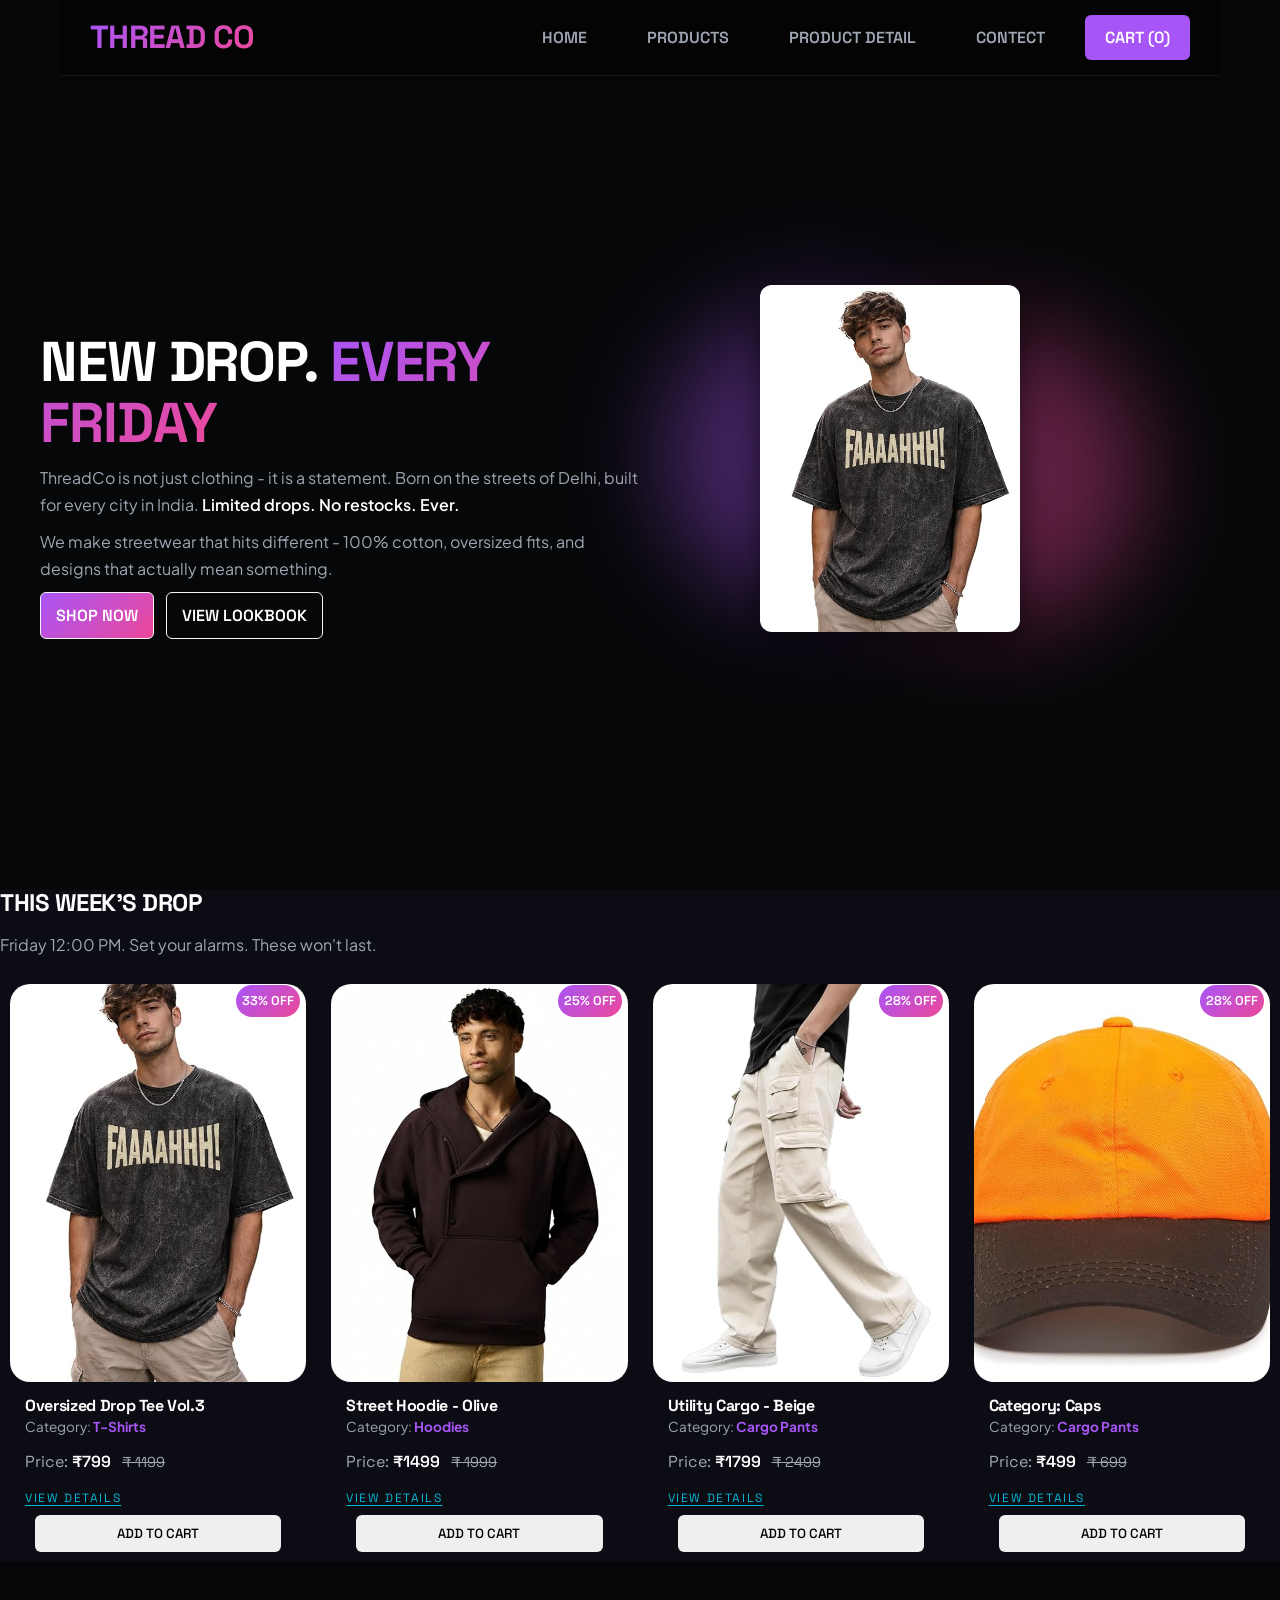
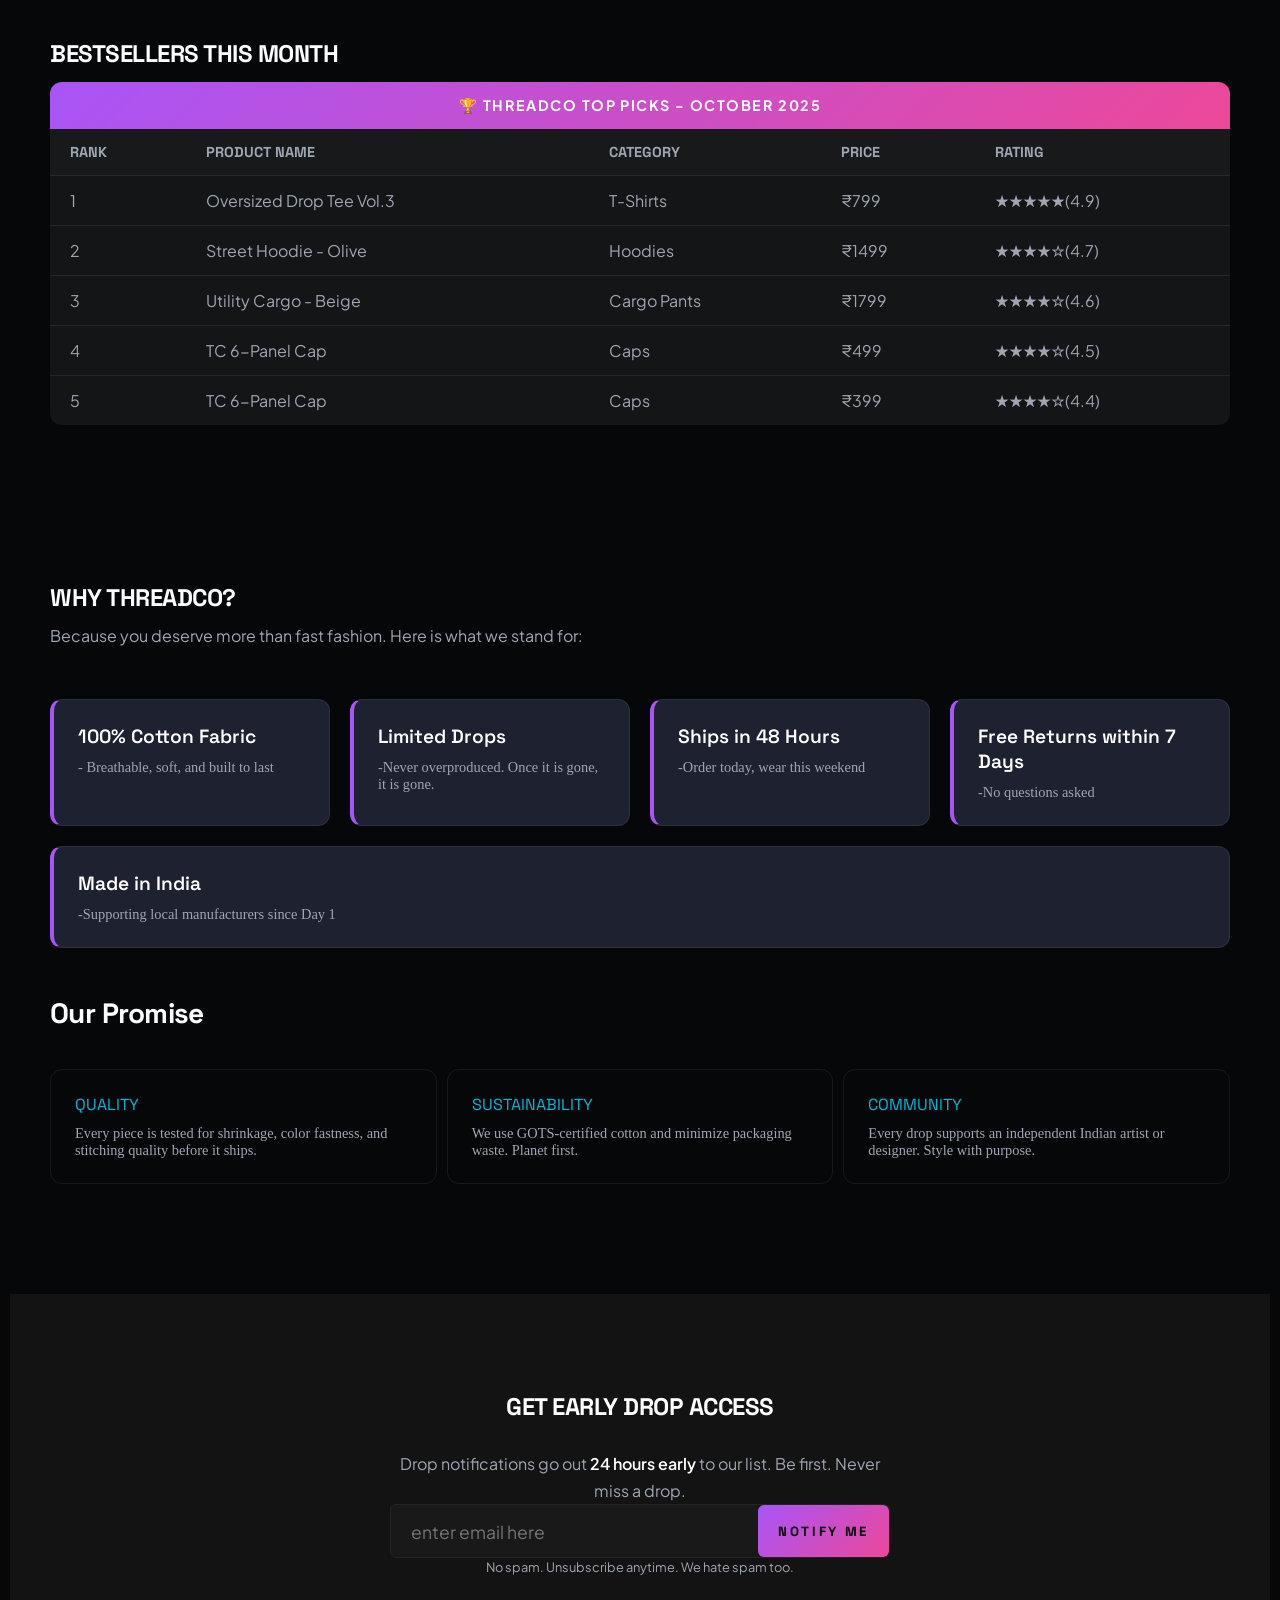
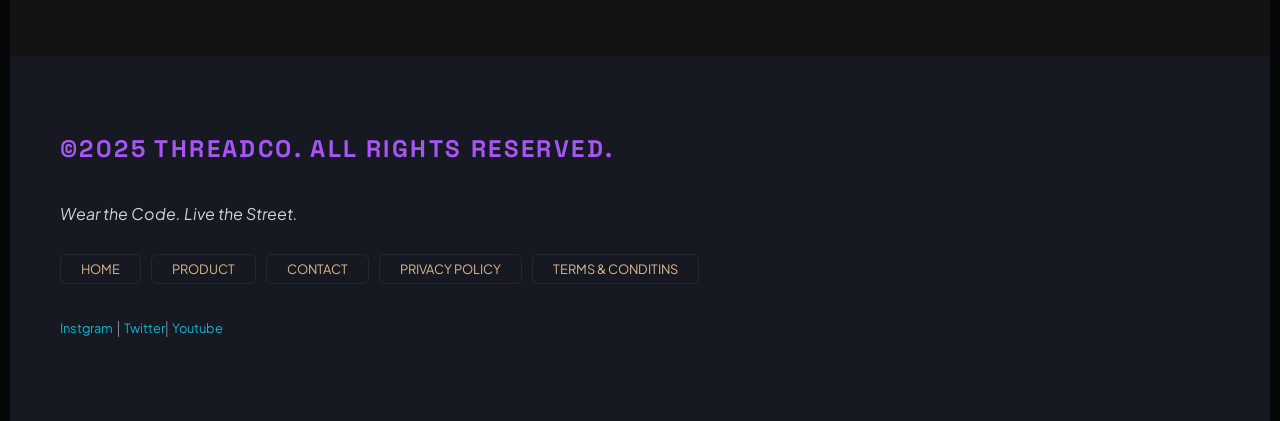
<file: index.html>
<!DOCTYPE html>
<html lang="en">
<head>
    <meta charset="UTF-8">
    <meta name="viewport" content="width=device-width, initial-scale=1.0">
    <title> Thredco - the Catalogue </title>
    <link rel="stylesheet" href="sty.css">
    
    
  
</head>
<body>
    <header>
        <h1>Thread Co</h1>
        <!-- <p><em>Were the code live the street.</em></p> -->
     <nav>
        <ul>
            <li><a href="index.html">Home</a></li>
            <li><a href="Products.html">Products</a></li>
            <li ><a href="ProductDetail.html">Product Detail</a></li>
            <li><a href="Contectus.html">Contect</a></li>
            <li id="hii"><a href="Add to Cart">Cart (0)</a></li>
        </ul>
      </nav>
    </header>
    <main>
        <section id="hero">
          
           <div class="left-hero">
             <h2>New Drop. <span id="gradient-text">Every Friday</span>
                </h2>
            <p>ThreadCo is not just clothing - it is a statement. Born on the streets of Delhi, built for every city in India. <strong>Limited drops. No restocks. Ever.</strong></p>
            <p>We make streetwear that hits different - 100% cotton, oversized fits, and designs that actually mean something.</p>
            <div id="cta"> 
                 <a href="Products.html" class="btn1">Shop Now </a> 
        
             <a href="Products.html" class="btn2">View Lookbook</a>
            </div>
          
            </div> 
            <div class="right-hero">
                  <div class="glow  orb1"></div>
                    <div class="glow orb2"></div>
                    <div class="right-hero-image"> <img src="img/product 1.jpg" alt=""></div>
               
            </div>
             
          
        </section>

        <section id="week-drop">
            <h2>This Week's Drop</h2>
            <p>Friday 12:00 PM. Set your alarms. These won't last.</p>

        
         <div class="cards">

             <article >
                <figure>
                    <img src="img/product 1.jpg" alt="">
                    <figcaption>
                        Oversized Drop Tee Vol.3
                    </figcaption>
                </figure>
                <h3>Oversized Drop Tee Vol.3</h3>
                <p>Category: <span>T-Shirts</span></p>
                <p>Price: <strong>&#8377;799 
                </strong><s>&#8377; 1199</s></p>
                <p><mark>33% OFF</mark></p>
            
                
                <a href="">View Details</a>
                <button >Add to Cart</button>
            </article>
        

    
            

            <article >
                <figure>
                    <img src="img/product 2.jpg" alt="">
                    <figcaption>
                        Street Hoodie - Olive
                    </figcaption>
                </figure>
                <h3>Street Hoodie - Olive</h3>
                <p>Category: <span>Hoodies</span></p>
                <p>Price: <strong>&#8377;1499 
                </strong><s>&#8377; 1999</s></p>
                <p><mark>25% OFF</mark></p>
            
                <a href="">View Details</a>
                <button >Add to Cart</button>

            </article>

        



                <article >
                <figure>
                    <img src="img/product 3.jpg" alt="">
                    <figcaption>
                        Utility Cargo - Beige

                    </figcaption>
                </figure>
                <h3>Utility Cargo - Beige</h3>
                <p>Category: <span>Cargo Pants</span></p>
                <p>Price: <strong>&#8377;1799 
                </strong><s>&#8377; 2499</s></p>
               <p> <mark>28% OFF</mark></p>
        
                <a href="">View Details</a>
                <button >Add to Cart</button>

            </article>
          
             

                <article>
                <figure>
                    <img src="img/product 4.jpg" alt="">
                    <figcaption>
                        TC 6-Panel Cap
                    </figcaption>
                </figure>
                <h3>Category: Caps</h3>
                <p>Category: <span>Cargo Pants</span></p>
                <p>Price: <strong>&#8377;499 
                </strong><s>&#8377; 699</s></p>
                <p><mark>28% OFF</mark></p>
                
    
                <a href="">View Details</a>
                <button >Add to Cart</button>

            </article>

    </div>

        </section>
           

        
        <section class="best-sellers" id="best-sellers-this">
            <h2>Bestsellers This Month</h2>
            <div class="table-scroll">
            <table>
             <thead>
                <tr>
                    <th colspan="5" id="sk">&#127942;
                 ThreadCo Top Picks - October 2025
                    </th>
                    
                </tr>
                <tr>
                    <th>Rank</th>
                    <th>Product Name</th>
                    <th>Category</th>
                    <th>Price</th>
                    <th>Rating</th>
                </tr>
            </thead>
                <tbody>
                <tr>
                    <td>1</td>
                    <td>Oversized Drop Tee Vol.3</td>
                    <td>T-Shirts</td>
                    <td>&#8377;799</td>
                    <td>&#9733;&#9733;&#9733;&#9733;&#9733;(4.9)</td>
                </tr>
                <tr>
                    <td>2</td>
                    <td>Street Hoodie - Olive</td>
                    <td>Hoodies</td>
                    <td>&#8377;1499</td>
                    <td>&#9733;&#9733;&#9733;&#9733;&#9734;(4.7)</td>
                </tr>
                <tr>
                    <td>3</td>
                    <td>	Utility Cargo - Beige</td>
                    <td>Cargo Pants</td>
                    <td>&#8377;1799</td>
                    <td>&#9733;&#9733;&#9733;&#9733;&#9734;(4.6)</td>
                </tr>
                <tr>
                    <td>4</td>
                    <td>TC 6-Panel Cap</td>
                    <td>Caps</td>
                    <td>&#8377;499</td>
                    <td>&#9733;&#9733;&#9733;&#9733;&#9734;(4.5)</td>
                </tr>
                <tr>
                    <td>5</td>
                    <td>TC 6-Panel Cap</td>
                    <td>Caps</td>
                    <td>&#8377;399</td>
                    <td>&#9733;&#9733;&#9733;&#9733;&#9734;(4.4)</td>
                </tr>
                </tbody>
            </table>
            </div>

        </section>
        <section id="why-threadco">
            <h2>Why ThreadCo?</h2>
            <p>Because you deserve more than fast fashion. Here is what we stand for:</p>
            <ul>
                <li><strong>100% Cotton Fabric</strong> - Breathable, soft, and built to last</li>
                <li><strong>Limited Drops </strong> -Never overproduced. Once it is gone, it is gone.</li>
                <li><strong>Ships in 48 Hours </strong> -Order today, wear this weekend</li>
                <li><strong>Free Returns within 7 Days </strong> -No questions asked</li>
                <li><strong>Made in India </strong> -Supporting local manufacturers since Day 1</li>
            </ul>
                <h3>Our Promise</h3>
                <dl >
                    <section>
                         <dt>Quality </dt>
                        <dd>
                            Every piece is tested for shrinkage, color fastness, and stitching quality before it ships.
                        </dd>
                    </section>
                    <section>

                    
                        <dt>Sustainability </dt>
                    <dd>
                        We use GOTS-certified cotton and minimize packaging waste. Planet first.
                    </dd>
                    </section>
                    <section>
                         
                   
                    <dt>Community </dt>
                     <dd>Every drop supports an independent Indian artist or designer. Style with purpose.

                     </dd>
                    </section>
                   
                   
                   
                   

                </dl>
            
        </section>
        <section id="get-early">
            <h2>Get Early Drop Access</h2>
            <p>Drop notifications go out <strong>24 hours early</strong>  to our list. Be first. Never miss a drop.</p>
            <form action="">
                <!-- <label for="email">Your Email:</label> -->
                <input type="email" id="email" placeholder="enter email here">
                <button type="button">Notify Me</button><br>
                 </form>
                <small>No spam. Unsubscribe anytime. We hate spam too.</small>
           

        </section>

    </main>
    <footer id="footer">
        <h3>&copy;2025 ThreadCo. All rights reserved.</h3>
        <em>Wear the Code. Live the Street.</em>
        <nav>
        <ul>
            <li><a href="index.html">Home</a></li>
            <li><a href="ProductDetail.html">Product</a></li>
            <li><a href="Contectus.html">Contact</a></li>
            <li><a href="Privicy Policy">Privacy policy</a></li>
            <li><a href="Terms & Condition">Terms & Conditins</a></li>
        </ul>
        </nav>
        <p><a href="">Instgram</a> | <a href="">Twitter</a>| <a href="">Youtube</a></p>
    </footer>
</body>
</html>
</file>
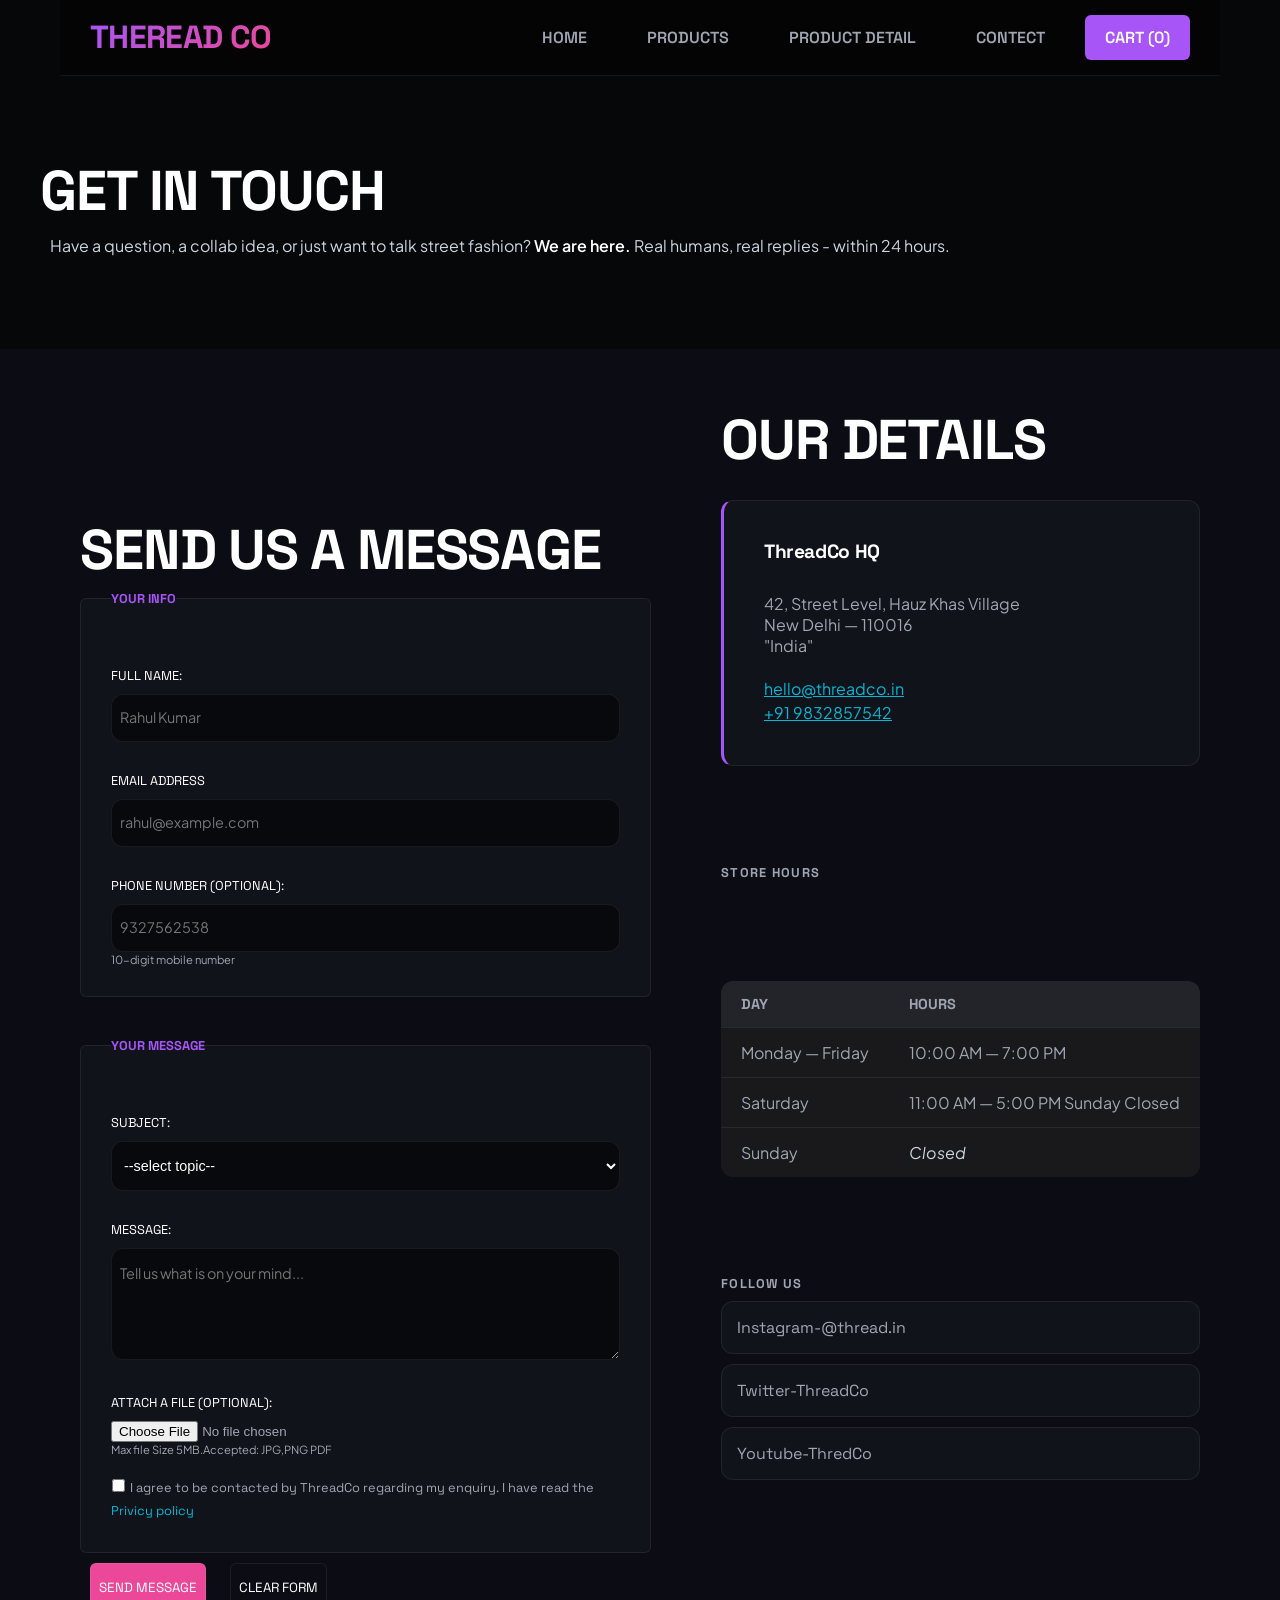
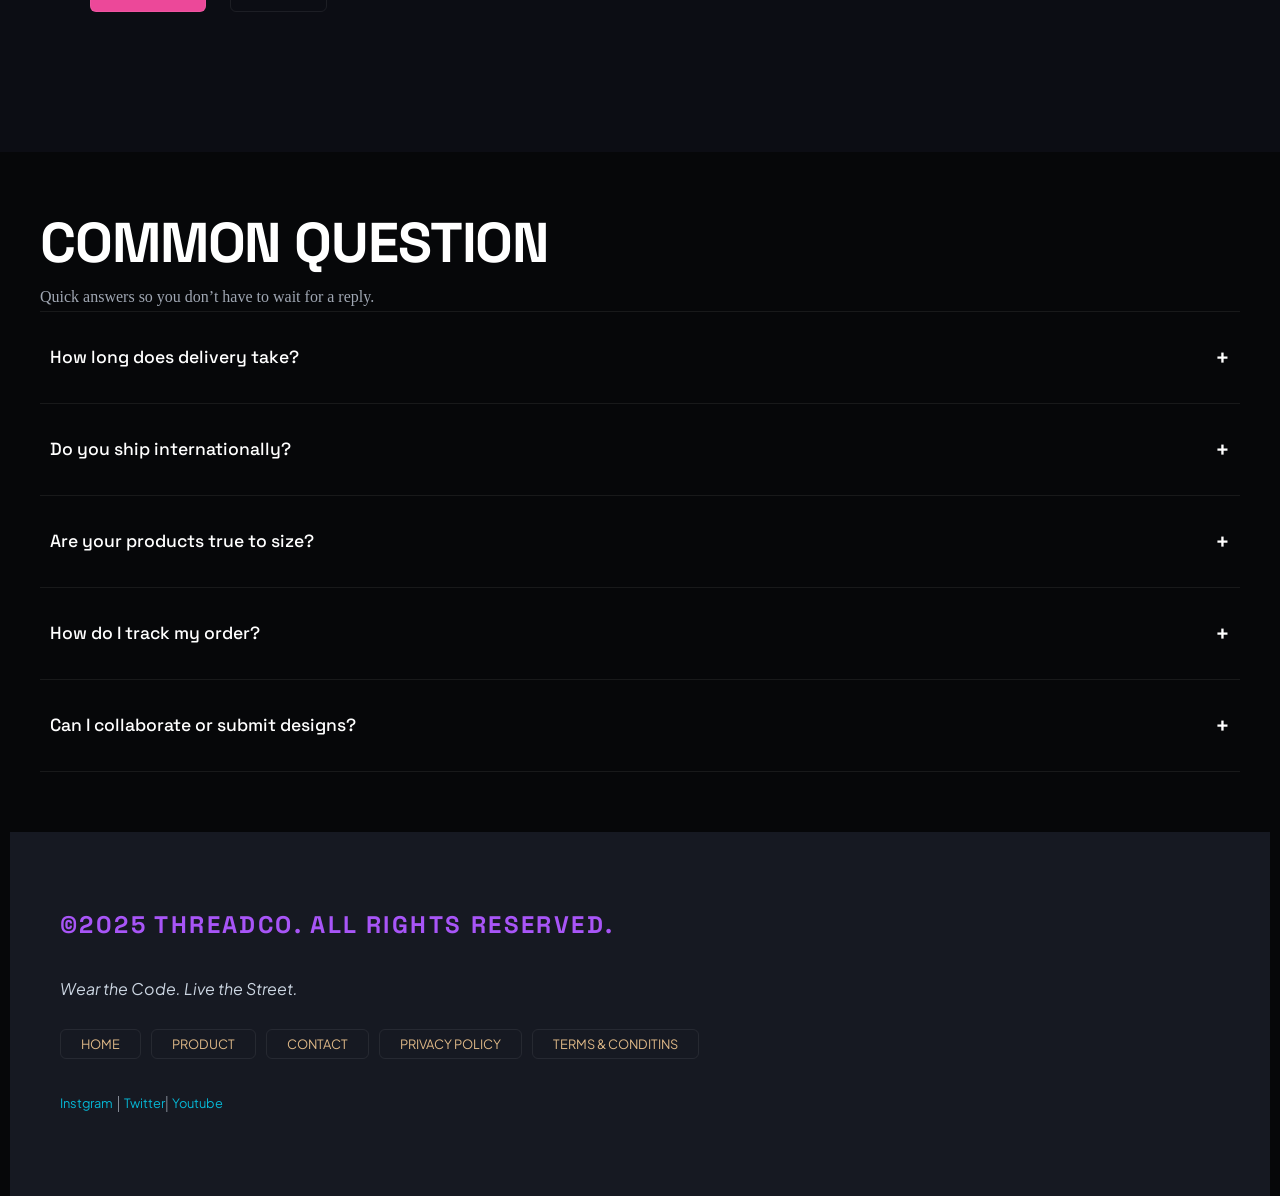
<file: Contectus.html>
<!DOCTYPE html>
<html lang="en">
<head>
    <meta charset="UTF-8">
    <meta name="viewport" content="width=device-width, initial-scale=1.0">
    <title>Contect i thredcode</title>
    <link rel="stylesheet" href="sty.css">
  
</head>
<body>
     <header>
        <h1>Theread Co</h1>
        <nav>
        <ul>
            <li><a href="">Home</a></li>
            <li><a href="Products.html">Products</a></li>
            <li ><a href="">Product Detail</a></li>
            <li><a href="Contectus.html">Contect</a></li>
            <li><a href="">Cart (0)</a></li>
        </ul>
        </nav>
    </header>
    <main>
        <div >
            <section id="get-touch">
            <h2>Get In Touch</h2>
            <p>Have a question, a collab idea, or just want to talk street fashion? <strong>We are here.</strong> Real humans, real replies - within 24 hours.</p>
            </section>

        <div class="our-detail">

                
             <section class="send-us">
            <h2>Send US a Message</h2>
            <form action="">
                <fieldset class="fieldset-first">
                    <legend>Your Info</legend>
                
                <label for="text">Full Name:</label>
                <input type="text" placeholder="Rahul Kumar" id="text">
                <label for="email">Email Address </label>
                <input type="email" id="email" placeholder="rahul@example.com">
                <label for="tel">Phone Number (optional):</label>
                <input type="tel" id="tel" placeholder="9327562538">
                <small>10-digit mobile number</small>
                </fieldset>

                <fieldset class="fieldset-second">
                    <legend>Your Message</legend>

                    <label for="ps">Subject:</label>
                    <select name="" id="ps">
                        <option value="">--select topic--</option>
                        <option value="">Order issue</option>
                        <option value="">Return/Refund</option>
                        <option value="">Colabratiion/partnership </option>
                        <option value="">Wholesale Enquiry</option>
                        <option value="">General Query</option>
                    </select>

                    <label for="tx">Message:</label>
                    <textarea name="" id="tx" placeholder="Tell us what is on your mind..." rows="5"></textarea>
                    <br>
                    <label for="file">Attach a File (optional):</label>
                    <input type="file" name="" id="file">
                    <small> Max file Size 5MB.Accepted: JPG,PNG PDF</small>
                    <div class="check">
                        
                    <input type="checkbox">
                    <p>I agree to be contacted by ThreadCo regarding my enquiry. I have read the
                    <a href="">Privicy policy</a></p>
                    </div>

                </fieldset>
               
                <button type="submit" class="gray">Send Message</button>
                <button type="reset">Clear Form</button>
                

            </form>
    
        
            </section>

           <section class="our-details">
    
            <h2>Our Details</h2>

          
            <address>
            <strong><h3>ThreadCo HQ</h3></strong>
            <br>
            42, Street Level, Hauz Khas Village
            <br>
            New Delhi — 110016
            <br>
            "India"
           
            <br>
            <br>
            <a href="mailto:hello@threadco.in">hello@threadco.in</a><br>
            <a href="tel:+91 9832857542">+91 9832857542</a>
             </address>

          <div >
             <h3>Store Hours</h3>
        

         <div class="table-scroll"> 
            <table>
                <thead>
                <tr>
                    <th>Day</th>
                    <th>Hours</th>
                </tr>
                </thead>
                <tbody>
                <tr>
                     <td>Monday — Friday	</td>
                    <td>10:00 AM — 7:00 PM</td>
                </tr>
                <tr>
                     <td>Saturday</td>
                    <td>11:00 AM — 5:00 PM
                        Sunday	Closed</td>
                </tr>
                <tr>
                     <td>Sunday</td>
                    <td><em>Closed</em></td>
                </tr>
                </tbody>
            </table>
            </div> 
          

        </div>
        

            <div class="fox">
    
            <h3>Follow Us</h3>
         <ul>
                <li><a href="mailto:Instagram-@thread.in">Instagram-@thread.in</a></li>
                <li><a href="mailto:Twitter-ThreadCo">Twitter-ThreadCo</a></li>
                <li><a href="mailto:Youtube-ThredCo">Youtube-ThredCo</a></li>
           </ul>

           </div>
        </div>
               
        
            <section id="Quick-open">
            <h2>Common question</h2>
            <p>Quick answers so you don’t have to wait for a reply.</p>
            <details>
                <summary>How long does delivery take?</summary>
                <p>We ship within 48 hours of order confirmation. Standard delivery takes 3—5 business days across India. Express delivery (1—2 days) is available at checkout for select pin codes.</p>
            </details>
            <details>
                <summary>Do you ship internationally?</summary>
                <p>Not yet — but we're working on it. International shipping is planned for early 2026. Sign up for our newsletter to get notified first.</p>
            </details>
            <details>
                <summary>
                    Are your products true to size?
                </summary>
                <p>ThreadCo tees and hoodies are oversized by design. If you prefer a more fitted look, we recommend a sizing down. Check the <a href="">Size Guide</a> on any product page for exact measurements.

                How do I track my order?</p>
            </details>
            <details>
                <summary>How do I track my order?</summary>
                <p>Once your order ships, you will receive a tracking link via SMS and email. You can also track your order by entering your order ID on our <a href="">Order Tracking page</a>.</p>
            </details>
            <details>
                <summary>Can I collaborate or submit designs?</summary>
                <p>Absolutely. ThreadCo works with independent Indian artists on every drop. If you have a design concept or want to collab, reach out via the form above and select “Collaboration / Partnership” as the subject. We read every single message.</p>
            </details>
            
            </section>
            
          

    </main>

       
             <footer id="footer">
        <h3>&copy;2025 ThreadCo. All rights reserved.</h3>
        <em>Wear the Code. Live the Street.</em>
        <nav>
        <ul>
            <li><a href="index.html">Home</a></li>
            <li><a href="ProductDetail.html">Product</a></li>
            <li><a href="Contectus.html">Contact</a></li>
            <li><a href="Privicy Policy">Privacy policy</a></li>
            <li><a href="Terms & Condition">Terms & Conditins</a></li>
        </ul>
        </nav>
        <p><a href="">Instgram</a> | <a href="">Twitter</a>| <a href="">Youtube</a></p>
             </footer>

    
</body>
</html>
</file>
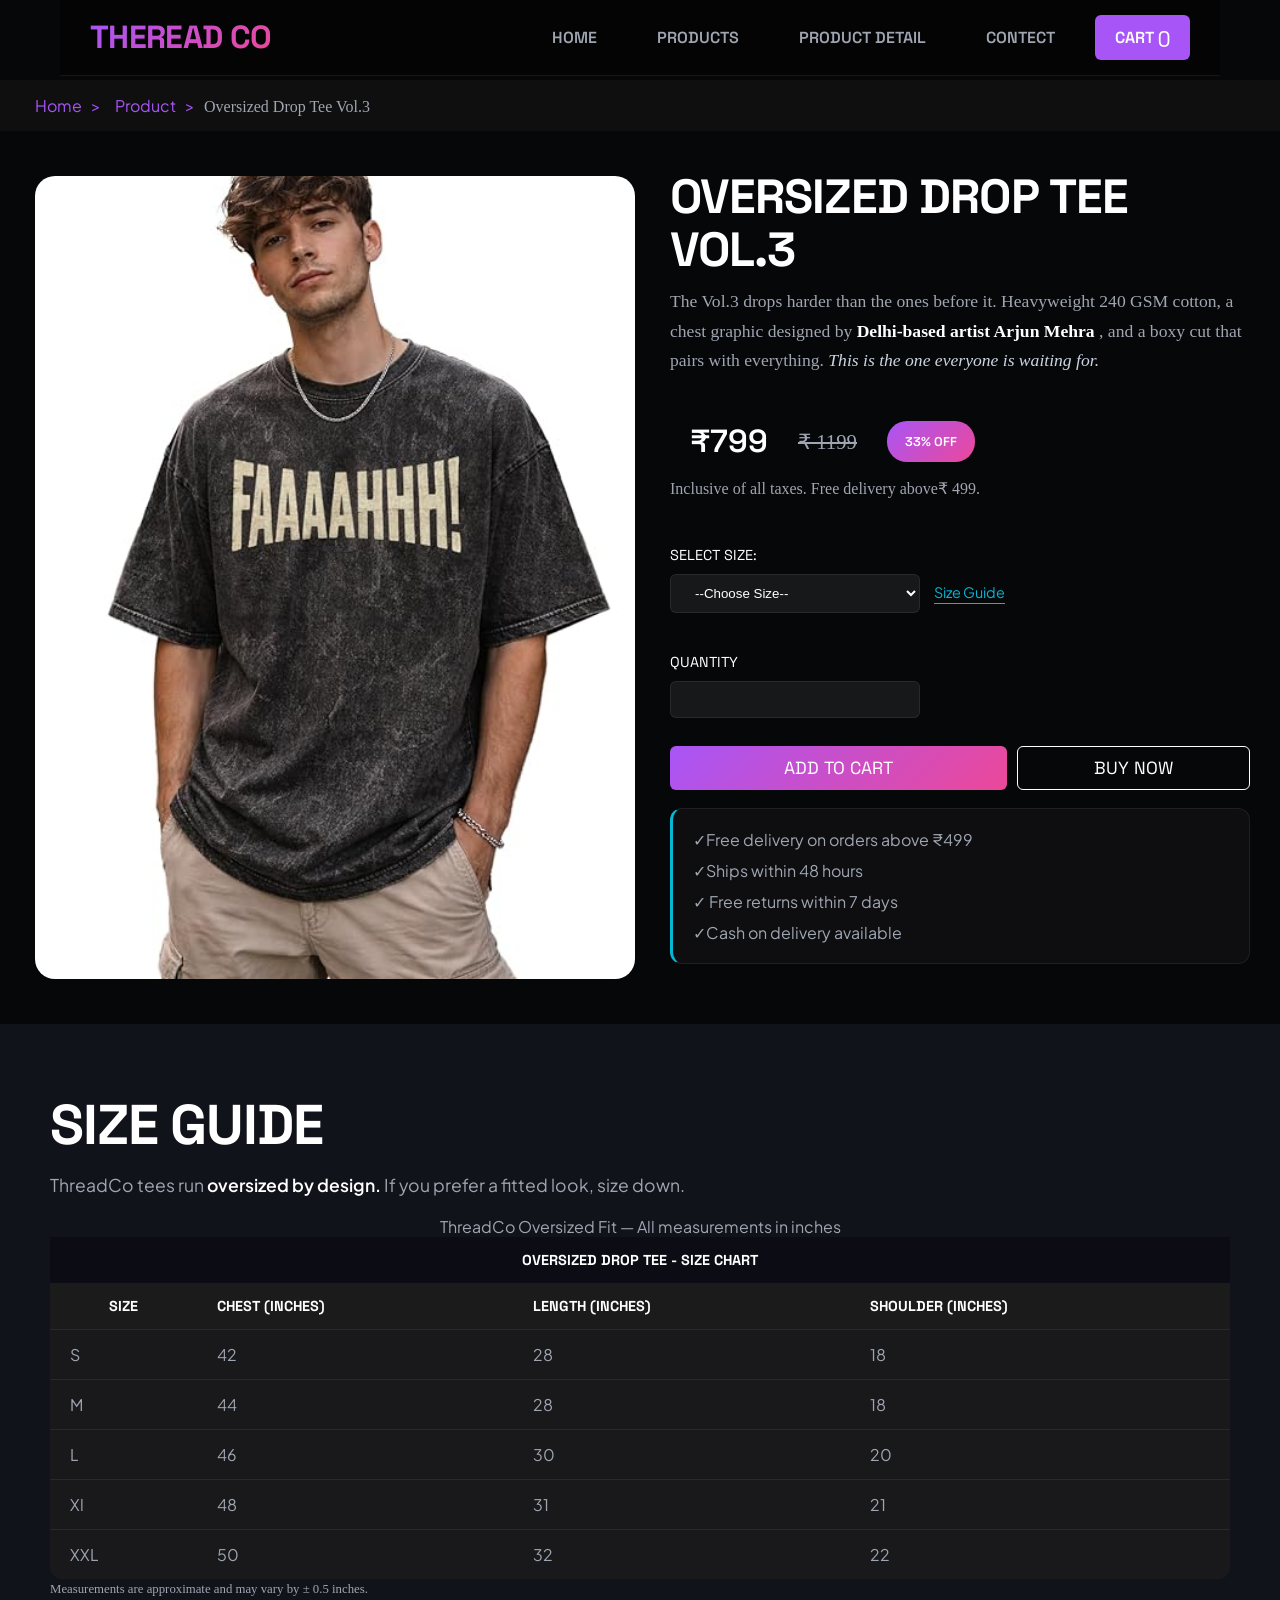
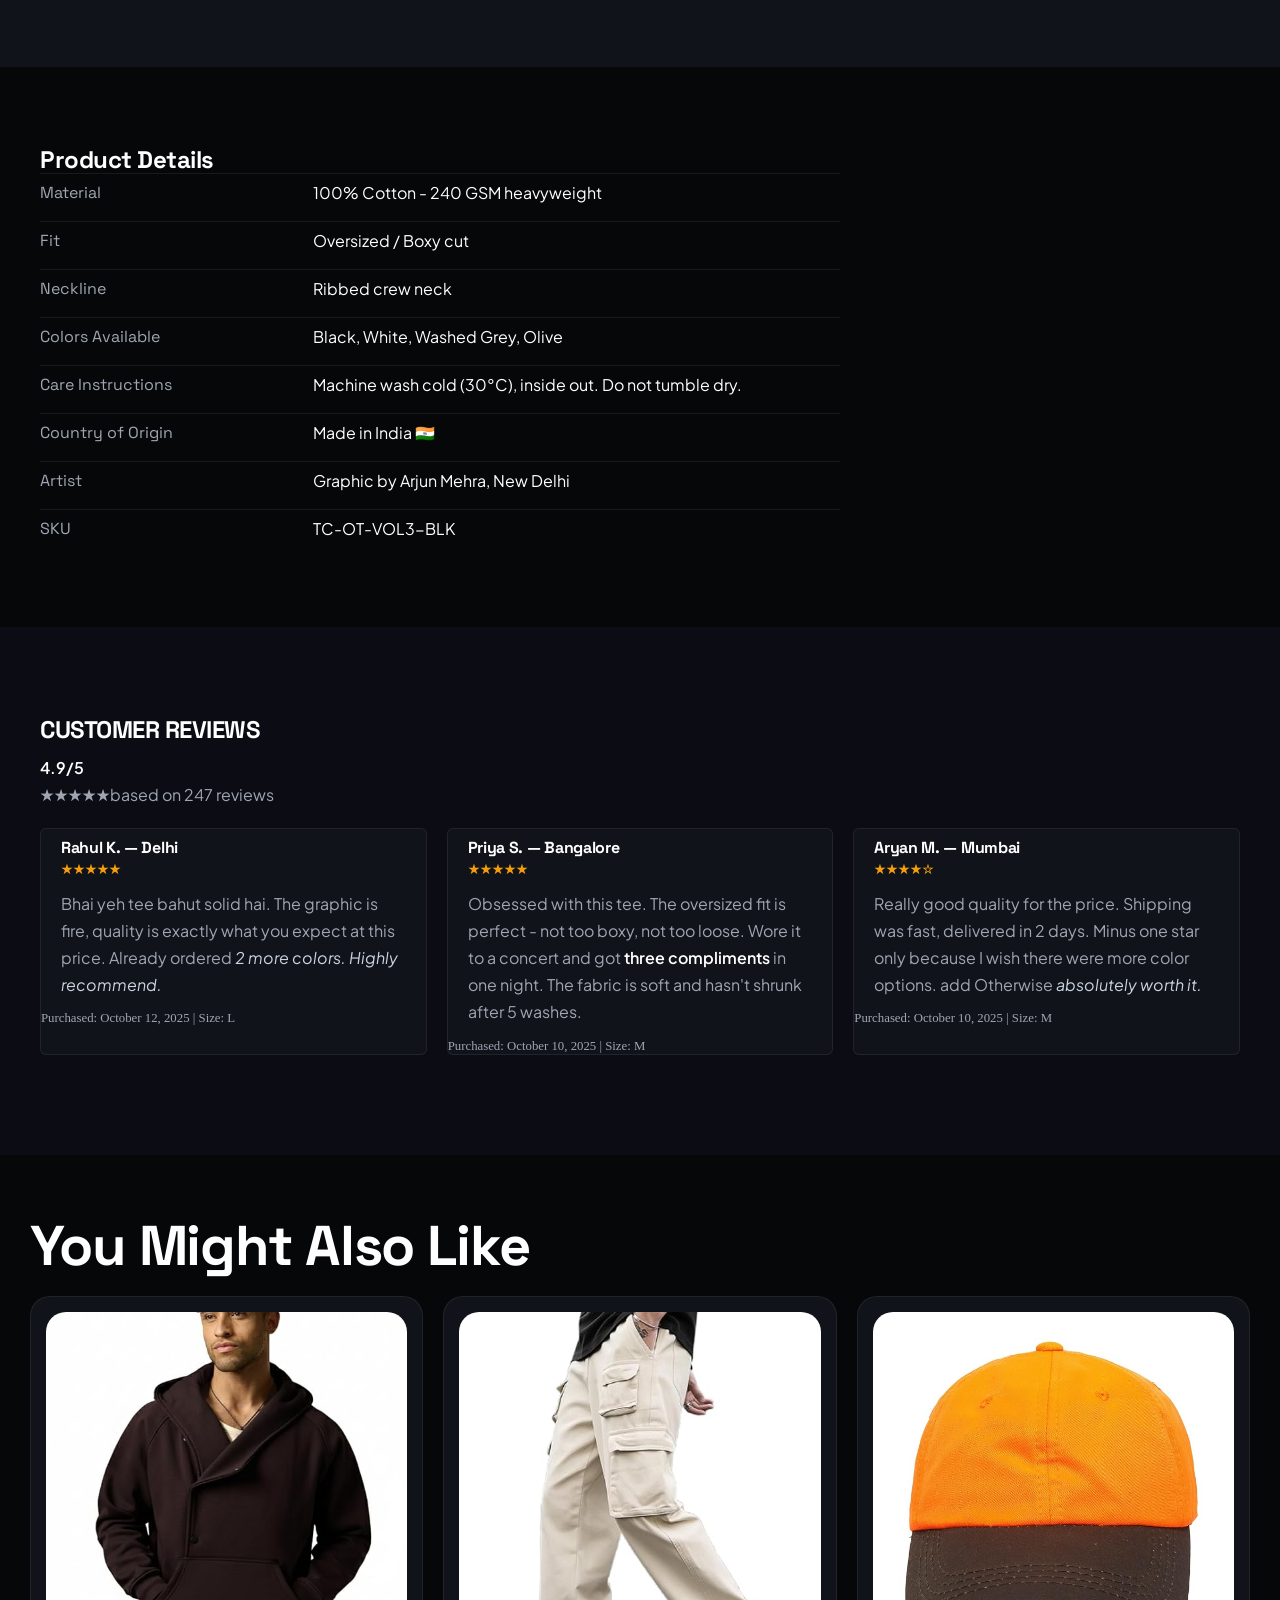
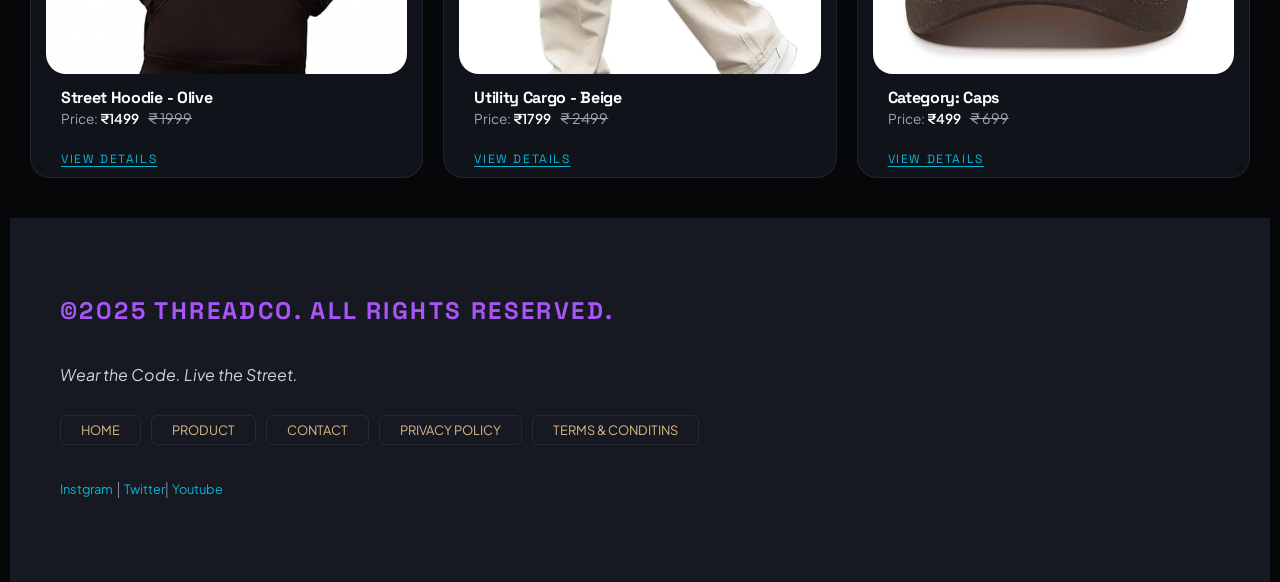
<file: ProductDetail.html>
<!doctype html>
<html lang="en">
  <head>
    <meta charset="UTF-8" />
    <meta name="viewport" content="width=device-width, initial-scale=1.0" />
    <title>ThreadCo - The Catalogue</title>
    <link rel="stylesheet" href="sty.css" />
  </head>
  <body>
    <header>
      <h1>Theread Co</h1>

      <nav>
        <ul>
          <li><a href="index.html">Home</a></li>
          <li><a href="#Products.html">Products</a></li>
          <li><a href="ProductDetail.html">Product Detail</a></li>
          <li><a href="Contectus.html">Contect</a></li>
          <li><a href="Add to Cart">Cart ()</a></li>
        </ul>
      </nav>
    </header>
    <main>
      <nav aria-level="breadcrumb">
        <a href="index.html">Home &nbsp; ></a>
        <a href="Products.html">Product &nbsp; ></a>
        <span>Oversized Drop Tee Vol.3</span>
      </nav>

      <section id="product-detailp">
        <figure>
          <img src="img/product 1.jpg" alt="" />
          <figcaption>Oversized Drop Tee Vol.3</figcaption>
        </figure>

        <div>
          <h3>Oversized Drop Tee Vol.3</h3>
          <p>
            The Vol.3 drops harder than the ones before it. Heavyweight 240 GSM
            cotton, a chest graphic designed by
            <strong>Delhi-based artist Arjun Mehra</strong> , and a boxy cut
            that pairs with everything.
            <em>This is the one everyone is waiting for.</em>
          </p>
          <br />
          <p>
            <strong>&#8377;799 </strong>
            <s>&#8377; 1199</s>
            <mark>33% OFF</mark>
          </p>

          <small>Inclusive of all taxes. Free delivery above&#8377; 499.</small>
          <br />
          <br />
          <label for="ss">SELECT SIZE:</label>
          <select name="" id="ss">
            <option value="">--Choose Size--</option>
            <option value="">S</option>
            <option value="">M</option>
            <option value="">L</option>
            <option value="">XL</option>
            <option value="">XXL</option>
          </select>

          <a href="#Size">Size Guide</a>

          <label for="qn">Quantity</label>
          <input type="Number" min="1" max="10" /><br /><br />

          <div class="btns">
            <button type="submit">Add to Cart</button>
            <button type="submit">Buy Now</button>
          </div>
          <br />
          <ul>
            <li>&#10003;Free delivery on orders above &#8377;499</li>
            <li>&#10003;Ships within 48 hours</li>
            <li>&#10003; Free returns within 7 days</li>
            <li>&#10003;Cash on delivery available</li>
          </ul>
        </div>
      </section>

      <section id="Size-chart" class="best-sellers-compar">
        <h2>Size Guide</h2>
        <p>
          ThreadCo tees run <strong>oversized by design.</strong> If you prefer
          a fitted look, size down.
        </p>
       <div class="table-scroll"> 
          <table>
            <caption>
              ThreadCo Oversized Fit — All measurements in inches
            </caption>
            <tr>
              <th colspan="4">Oversized Drop Tee - Size Chart</th>
            </tr>
            <tr>
              <th>Size</th>
              <th>Chest (inches)</th>
              <th>Length (inches)</th>
              <th>Shoulder (inches)</th>
            </tr>
            <tr>
              <td>S</td>
              <td>42</td>
              <td>28</td>
              <td>18</td>
            </tr>
            <tr>
              <td>M</td>
              <td>44</td>
              <td>28</td>
              <td>18</td>
            </tr>
            <tr>
              <td>L</td>
              <td>46</td>
              <td>30</td>
              <td>20</td>
            </tr>
            <tr>
              <td>Xl</td>
              <td>48</td>
              <td>31</td>
              <td>21</td>
            </tr>
            <tr>
              <td>XXL</td>
              <td>50</td>
              <td>32</td>
              <td>22</td>
            </tr>
          </table>
          </div>
    
        <small
          >Measurements are approximate and may vary by &#177; 0.5
          inches.</small
        >
      </section>

      <section id="products-dl">
        <h2>Product Details</h2>
        <dl>
          <div>
            <dt>Material</dt>
            <dd>100% Cotton - 240 GSM heavyweight</dd>
          </div>
          <div>
            <dt>Fit</dt>
            <dd>Oversized / Boxy cut</dd>
          </div>
          <div>
            <dt>Neckline</dt>
            <dd>Ribbed crew neck</dd>
          </div>

          <div>
            <dt>Colors Available</dt>
            <dd>Black, White, Washed Grey, Olive</dd>
          </div>
          <div>
            <dt>Care Instructions</dt>
            <dd>Machine wash cold (30°C), inside out. Do not tumble dry.</dd>
          </div>
          <div>
            <dt>Country of Origin</dt>
            <dd>Made in India 🇮🇳</dd>
          </div>
          <div>
            <dt>Artist</dt>
            <dd>Graphic by Arjun Mehra, New Delhi</dd>
          </div>
          <div>
            <dt>SKU</dt>
            <dd>TC-OT-VOL3-BLK</dd>
          </div>
        </dl>
      </section>

      <section id="Customer-reviews">
        <h2>Customer Reviews</h2>
        <p>
          <strong>4.9/5</strong>
        </p>
        <p>&#9733;&#9733;&#9733;&#9733;&#9733;based on 247 reviews</p>

        <div class="Customer-reviews-div">
          <article>
            <h3>Rahul K. — Delhi</h3>
            <p>&#9733;&#9733;&#9733;&#9733;&#9733;</p>

            <p>
              Bhai yeh tee bahut solid hai. The graphic is fire, quality is
              exactly what you expect at this price. Already ordered
              <em>2 more colors. Highly recommend.</em>
            </p>
            <small>Purchased: October 12, 2025 | Size: L</small>
          </article>
          <article>
            <h3>Priya S. — Bangalore</h3>
            <p>&#9733;&#9733;&#9733;&#9733;&#9733;</p>
            <p>
              Obsessed with this tee. The oversized fit is perfect - not too
              boxy, not too loose. Wore it to a concert and got
              <strong>three compliments </strong>in one night. The fabric is
              soft and hasn't shrunk after 5 washes.
            </p>
            <small>Purchased: October 10, 2025 | Size: M</small>
          </article>
          <article>
            <h3>Aryan M. — Mumbai</h3>
            <p>&#9733;&#9733;&#9733;&#9733;&#9734;</p>
            <p>
              Really good quality for the price. Shipping was fast, delivered in
              2 days. Minus one star only because I wish there were more color
              options. add Otherwise <em> absolutely worth it.</em>
            </p>
            <small>Purchased: October 10, 2025 | Size: M</small>
          </article>
        </div>
      </section>
      <section class="might">
        <h2>You Might Also Like</h2>
        <div class="also-might">
          <article>
            <figure>
              <img src="img/product 2.jpg" alt="" />
              <figcaption>Street Hoodie - Olive</figcaption>
            </figure>
            <h3>Street Hoodie - Olive</h3>

            <p>Price: <strong>&#8377;1499 </strong><s>&#8377; 1999</s></p>

            <br />
            <a href="ProductDetail.html">View Details</a>
          </article>

          <article>
            <figure>
              <img src="img/product 3.jpg" alt="" />
              <figcaption>Utility Cargo - Beige</figcaption>
            </figure>
            <h3>Utility Cargo - Beige</h3>

            <p>Price: <strong>&#8377;1799 </strong><s>&#8377; 2499</s></p>

            <br />
            <a href="ProductDetail.html">View Details</a>
          </article>

          <article>
            <figure>
              <img src="img/product 4.jpg" alt="" />
              <figcaption>TC 6-Panel Cap - black</figcaption>
            </figure>
            <h3>Category: Caps</h3>

            <p>Price: <strong>&#8377;499 </strong><s>&#8377; 699</s></p>

            <br />

            <a href="ProductDetail.html">View Details</a>
          </article>
        </div>
      </section>
    </main>
    <footer id="footer">
      <h3>&copy;2025 ThreadCo. All rights reserved.</h3>
      <em>Wear the Code. Live the Street.</em>
      <nav>
        <ul>
          <li><a href="index.html">Home</a></li>
          <li><a href="ProductDetail.html">Product</a></li>
          <li><a href="Contectus.html">Contact</a></li>
          <li><a href="Privicy Policy">Privacy policy</a></li>
          <li><a href="Terms & Condition">Terms & Conditins</a></li>
        </ul>
      </nav>
      <p>
        <a href="">Instgram</a> | <a href="">Twitter</a>| <a href="">Youtube</a>
      </p>
    </footer>
  </body>
</html>
</file>
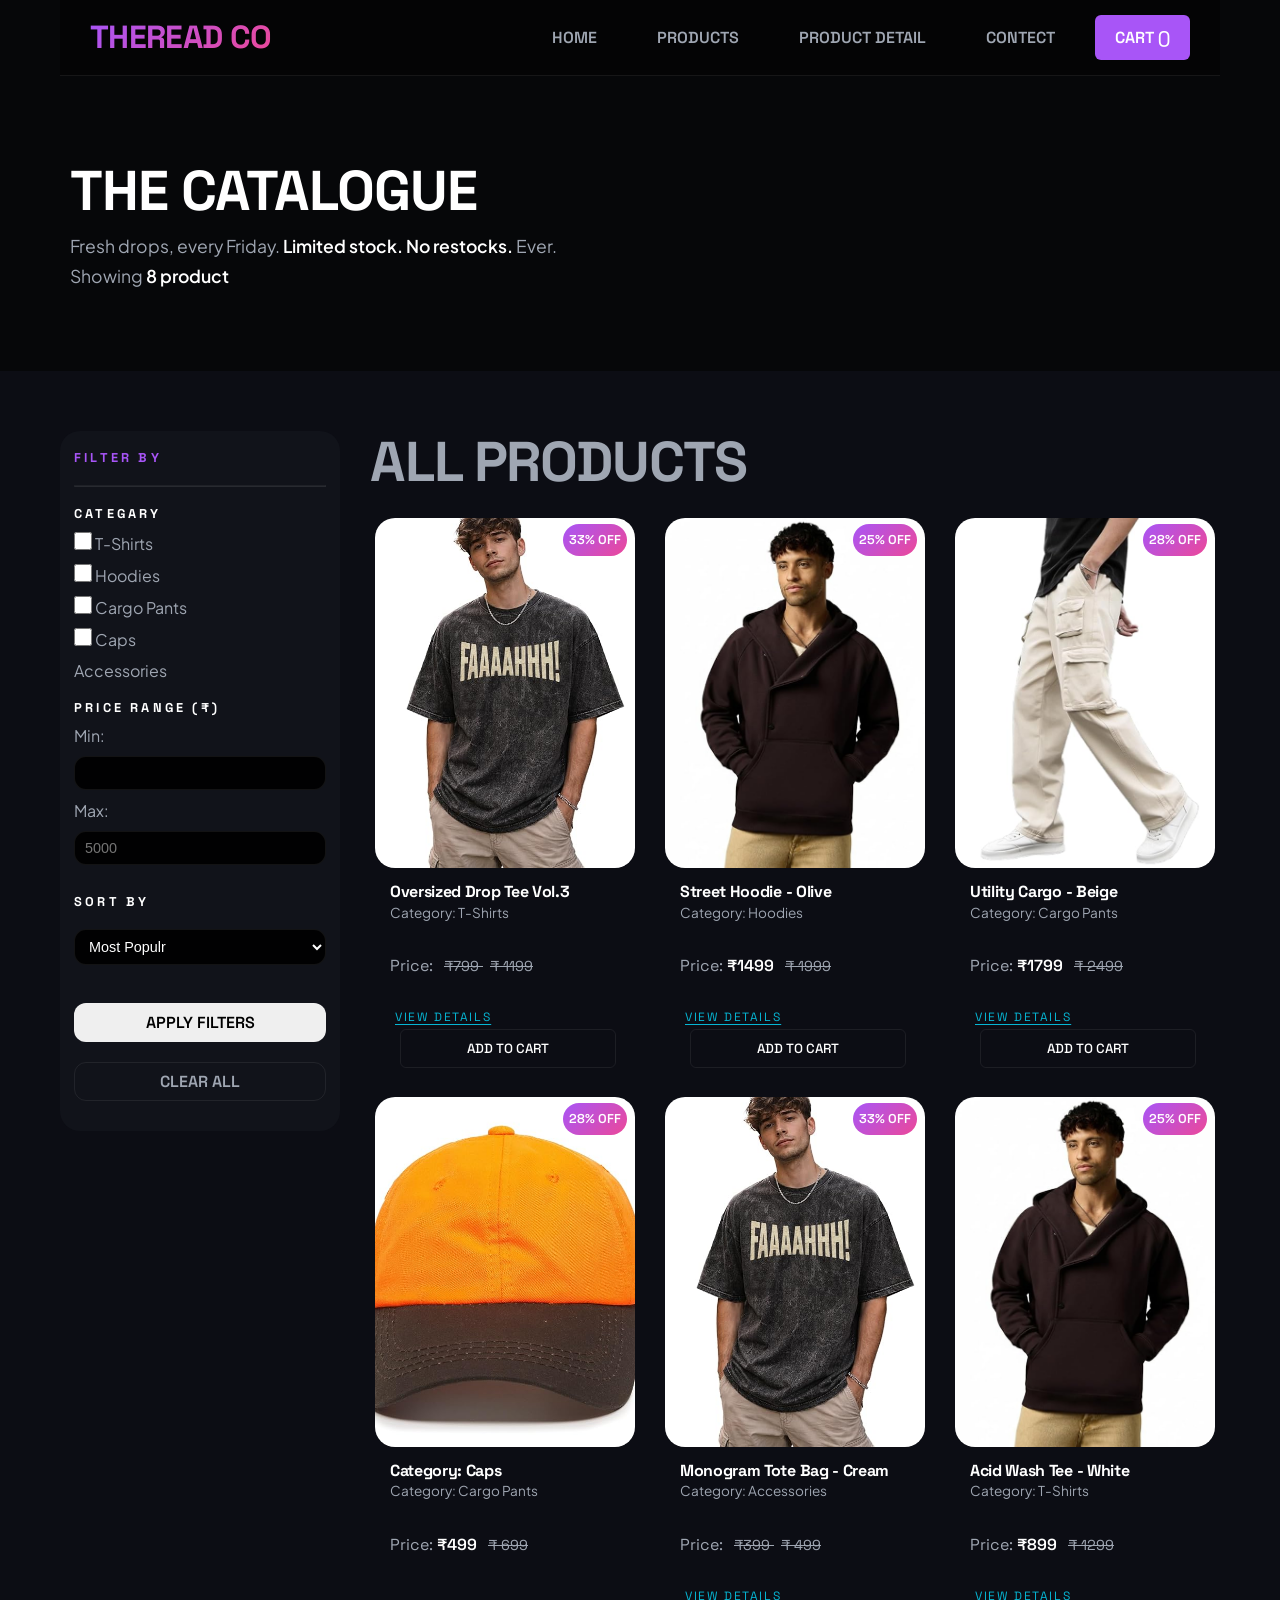
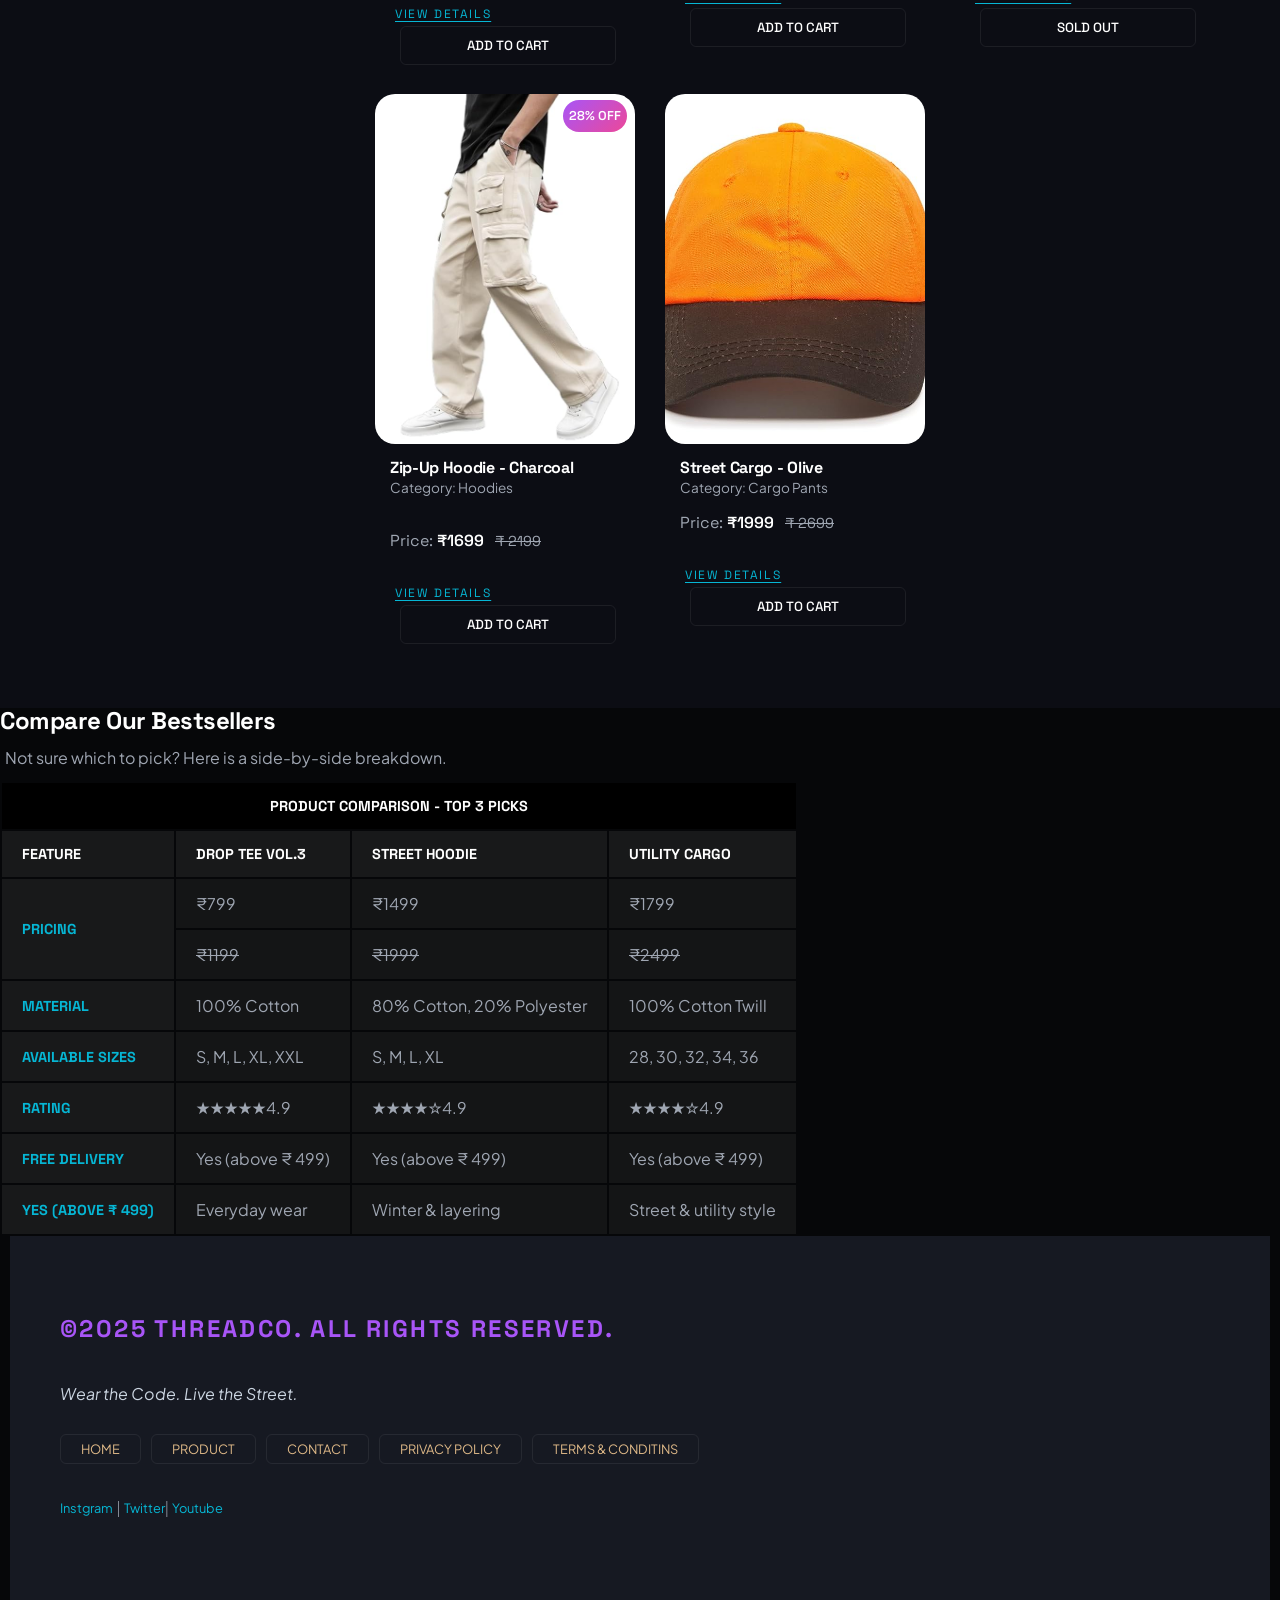
<file: Products.html>
<!doctype html>
<html lang="en">
  <head>
    <meta charset="UTF-8" />
    <meta name="viewport" content="width=device-width, initial-scale=1.0" />
    <title>ThreadCo - The Catalogue</title>

    <link rel="stylesheet" href="sty.css" />
  </head>
  <body>
    <header>
      <h1>Theread Co</h1>
      <nav>
        <ul>
          <li><a href="index.html">Home</a></li>
          <li><a href="#Products.html">Products</a></li>
          <li><a href="ProductDetail.html">Product Detail</a></li>
          <li><a href="Contectus.html">Contect</a></li>
          <li><a href="Add to Cart">Cart ()</a></li>
        </ul>
      </nav>
    </header>
    <main>
      <section id="catalogue">
        <h2>The Catalogue</h2>
        <p>
          Fresh drops, every Friday.
          <strong>Limited stock. No restocks.</strong> Ever.
        </p>
        <p>Showing <strong>8 product</strong></p>
      </section>

      <div id="product-layout">
        <section id="sidebar">
          <h2>Filter By</h2>
          <hr />
          <h3>Categary</h3>
          <ul>
            <li>
              <input type="checkbox" id="T" />
              <label for="T">T-Shirts</label>
            </li>
            <li>
              <input type="checkbox" id="H" />
              <label for="H"> Hoodies</label>
            </li>

            <li>
              <input type="checkbox" id="C" />
              <label for="C">Cargo Pants</label>
            </li>

            <li>
              
              <input type="checkbox" id="Ca" >
              <label for="Ca">Caps</label>
            </li>
            <li>
              <label for="">Accessories</label>
            </li>
          </ul>
          <h3>Price Range (&#8377;)</h3>

          <label for="min">Min:</label>
          <input type="number" name="min" id="min" min="0" /><br />
          <label for="max">Max:</label>
          <input type="number" id="max" placeholder="5000" min="o" max />
          <h3>Sort By</h3>
          <select name="Drop" id="Drop">
            <option value="">Most Populr</option>
            <option value="">Price:Low to High</option>
            <option value="">Price:High to low</option>
            <option value="">Newest First</option></select
          ><br /><br />

          <button type="submit">Apply Filters</button>
          <button type="submit">Clear All</button>
        </section>

        <section id="products">
          <h2>All Products</h2>

          <div class="rightcol">
            <article>
              <figure>
                <img src="img/product 1.jpg" alt="" />
                <figcaption>Oversized Drop Tee Vol.3</figcaption>
              </figure>
              <h3>Oversized Drop Tee Vol.3</h3>
              <p>Category: T-Shirts</p>
              <br />
              <p>Price: <s>&#8377;799 </s><s>&#8377; 1199</s></p>
              <p><mark>33% OFF</mark></p>

              <br />

              <a href="">View Details</a>
              <button>Add to Cart</button>
            </article>

            <article>
              <figure>
                <img src="img/product 2.jpg" alt="" />
                <figcaption>Street Hoodie - Olive</figcaption>
              </figure>
              <h3>Street Hoodie - Olive</h3>
              <p>Category: Hoodies</p>
              <br />
              <p>Price: <strong>&#8377;1499 </strong><s>&#8377; 1999</s></p>
              <p><mark>25% OFF</mark></p>

              <br />

              <a href="">View Details</a>
              <button>Add to Cart</button>
            </article>

            <article>
              <figure>
                <img src="img/product 3.jpg" alt="" />
                <figcaption>Utility Cargo - Beige</figcaption>
              </figure>
              <h3>Utility Cargo - Beige</h3>
              <p>Category: Cargo Pants</p>
              <br />
              <p>Price: <strong>&#8377;1799 </strong><s>&#8377; 2499</s></p>
              <p><mark>28% OFF</mark></p>

              <br />

              <a href="">View Details</a>
              <button>Add to Cart</button>
            </article>

            <article>
              <figure>
                <img src="img/product 4.jpg" alt="" />
                <figcaption>TC 6-Panel Cap - black</figcaption>
              </figure>
              <h3>Category: Caps</h3>
              <p>Category: Cargo Pants</p>
              <br />
              <p>Price: <strong>&#8377;499 </strong><s>&#8377; 699</s></p>
              <p><mark>28% OFF</mark></p>

              <br /><br />
              <a href="">View Details</a>
              <button>Add to Cart</button>
            </article>

            <article>
              <figure>
                <img src="img/product 1.jpg" alt="" />
                <figcaption>Monogram Tote Bag - Cream</figcaption>
              </figure>
              <h3>Monogram Tote Bag - Cream</h3>
              <p>Category: Accessories</p>
              <br />
              <p>Price: <s>&#8377;399 </s><s>&#8377; 499</s></p>
              <p><mark>33% OFF</mark></p>

              <br />
              <a href="">View Details</a>
              <button>Add to Cart</button>
            </article>

            <article>
              <figure>
                <img src="img/product 2.jpg" alt="" />
                <figcaption>Acid Wash Tee - White</figcaption>
              </figure>
              <h3>Acid Wash Tee - White</h3>
              <p>Category: T-Shirts</p>
              <br />
              <p>Price: <strong>&#8377;899 </strong><s>&#8377; 1299</s></p>
              <p><mark>25% OFF</mark></p>

              <br />
              <a href="">View Details</a>
              <button type="submit" class="Sout">Sold Out</button>
            </article>

            <article>
              <figure>
                <img src="img/product 3.jpg" alt="" />
                <figcaption>Zip-Up Hoodie - Charcoal</figcaption>
              </figure>
              <h3>Zip-Up Hoodie - Charcoal</h3>
              <p>Category: Hoodies</p>
              <br />
              <p>Price: <strong>&#8377;1699 </strong><s>&#8377; 2199</s></p>

              <p><mark>28% OFF</mark></p>

              <br />
              <a href="">View Details</a>
              <button>Add to Cart</button>
            </article>

            <article>
              <figure>
                <img src="img/product 4.jpg" alt="" />
                <figcaption>Street Cargo - Olive</figcaption>
              </figure>
              <h3>Street Cargo - Olive</h3>
              <p>Category: Cargo Pants</p>
              <p>Price: <strong>&#8377;1999 </strong><s>&#8377; 2699</s></p>

              <br />
              <a href="">View Details</a>
              <button>Add to Cart</button>
            </article>
          </div>
        </section>
      </div>

      <section class="best-sellers-compare">
        <h2>Compare Our Bestsellers</h2>
        <p>Not sure which to pick? Here is a side-by-side breakdown.</p>
         <div class="table-scroll"> 
          <table>
            <tr>
              <th colspan="4">Product Comparison - Top 3 Picks</th>
            </tr>

            <tr>
              <th>Feature</th>
              <th>Drop Tee Vol.3</th>
              <th>Street Hoodie</th>
              <th>Utility Cargo</th>
            </tr>
            <tr>
              <th rowspan="2">Pricing</th>
              <td>&#8377;799</td>
              <td>&#8377;1499</td>
              <td>&#8377;1799</td>
            </tr>
            <tr>
              <td><s>&#8377;1199</s></td>
              <td><s>&#8377;1999</s></td>
              <td><s>&#8377;2499</s></td>
            </tr>
            <tr>
              <th>Material</th>
              <td>100% Cotton</td>
              <td>80% Cotton, 20% Polyester</td>
              <td>100% Cotton Twill</td>
            </tr>
            <tr>
              <th>Available Sizes</th>
              <td>S, M, L, XL, XXL</td>
              <td>S, M, L, XL</td>
              <td>28, 30, 32, 34, 36</td>
            </tr>
            <tr>
              <th>Rating</th>
              <td>&#9733;&#9733;&#9733;&#9733;&#9733;4.9</td>
              <td>&#9733;&#9733;&#9733;&#9733;&#9734;4.9</td>
              <td>&#9733;&#9733;&#9733;&#9733;&#9734;4.9</td>
            </tr>
            <tr>
              <th>Free Delivery</th>
              <td>Yes (above ₹ 499)</td>
              <td>Yes (above ₹ 499)</td>
              <td>Yes (above ₹ 499)</td>
            </tr>
            <tr>
              <th>Yes (above ₹ 499)</th>
              <td>Everyday wear</td>
              <td>Winter & layering</td>
              <td>Street & utility style</td>
            </tr>
          </table>
          </div>
   
      </section>
    </main>
    <footer id="footer">
      <h3>&copy;2025 ThreadCo. All rights reserved.</h3>
      <em>Wear the Code. Live the Street.</em>
      <nav>
        <ul>
          <li><a href="index.html">Home</a></li>
          <li><a href="ProductDetail.html">Product</a></li>
          <li><a href="Contectus.html">Contact</a></li>
          <li><a href="Privicy Policy">Privacy policy</a></li>
          <li><a href="Terms & Condition">Terms & Conditins</a></li>
        </ul>
      </nav>
      <p>
        <a href="">Instgram</a> | <a href="">Twitter</a>| <a href="">Youtube</a>
      </p>
    </footer>
  </body>
</html>
</file>
<file: sty.css>
@import url("https://fonts.googleapis.com/css2?family=Plus+Jakarta+Sans:wght@300;400;500;600;700;800&family=Space+Grotesk:wght@400;500;600;700;800&display=swap");

* {
  margin: 0;
  padding: 0;
  box-sizing: border-box;
}
html {
  font-size: 16px;
}

:root {
  /* Brand Theme Colors */
  --color-primary: #a855f7;
  --color-primary-glow: rgba(168, 85, 247, 0.25);
  --color-secondary: #ec4899;
  --color-secondary-glow: rgba(236, 72, 153, 0.25);
  --color-accent: #06b6d4;

  /* Base & Layout Backgrounds */
  --color-bg-base: #060709;
  --color-bg-section: #0c0d14;
  --color-bg-footer: #161922;
  --color-surface: #11131a;
  --color-surface-muted: #1e212f;

  /* Borders */
  --color-border: rgba(255, 255, 255, 0.07);

  /* Typography Text Colors */
  --white: #ffffff;
  --color-text-body: #cbd5e1;
  --color-text-muted: #9fa6b2;
  --font-display: "Space Grotesk", sans-serif;
  --font-body: "Plus Jakarta Sans", sans-serif;
  --radius-sm: 6px;
  --radius-md: 12px;
  --radius-lg: 20px;
  --shadow-sm: 0 4px 12px rgba(0, 0, 0, 0.5);
  --shadow-md: 0 12px 36px rgba(0, 0, 0, 0.7);
  --shadow-lg: 0 24px 64px rgba(0, 0, 0, 0.9);
  --gradient-accent: linear-gradient(
    135deg,
    var(--color-primary) 0%,
    var(--color-secondary) 100%
  );
  --gradient-secondary: linear-gradient(
    135deg,
    var(--color-accent) 0%,
    #3b82f6 100%
  );
}
body {
  background-color: var(--color-bg-base);
  /* padding: 0px 40px; */
  padding-left: clamp(20px 3vw 40px);
  padding-right: clamp(20px 3vw 40px);
  overflow-x: hidden;

}

h1,
h2,
h3,
h4,
h5,
h6 {
  font-family: var(--font-display);
  font-weight: 700;
  line-height: 1.1;
  letter-spacing: -0.02em;
  color: var(--white);
}

                      */
h2 {
  font-size: clamp(2rem, 5vw, 3.5rem);
}
h3 {
  font-size: clamp(1.2rem, 2.5vw, 1.75rem);
}
h4 {
  font-size: 1.125rem;
  font-weight: 600;
}
p {
  font-size: 1rem;
  line-height: 1.7;
  color: var(--color-text-muted);
}

small {
  font-size: 0.8rem;
  color: var(--color-text-muted);
}
strong {
  color: var(--white);
  font-weight: 600;
}
em {
  color: var(--color-text-body);
}

html {
  font-size: 16px;
}

ul {
  list-style: none;
}

a {
  /* color: inherit;  */
  color: burlywood;
  text-decoration: none;
}

header {
  position: fixed;
  background-color: rgba(4, 4, 4, 0.604);
  webkit-backdrop-filter: blur(10px);
  display: flex;

  left: 60px;
  right: 60px;
  border-bottom: 1px solid var(--color-border);
  justify-content: space-between;
  align-items: center;
  padding: 20px 30px;
  text-transform: uppercase;
  gap: 10px;
  z-index: 1;
}
header nav ul {
  display: flex;
  gap: 20px;
  flex-wrap: wrap;
  justify-content: center;
}
header h1 {
  font-size: 2rem;
  letter-spacing: spacing 0.07em;
  background: var(--gradient-accent);
  background-clip: text;
  color: transparent;
}

header nav a {
  font-family: var(--font-display);
  color: var(--color-text-muted);
  padding: 12px 20px;
  border-radius: var(--radius-sm);
  font-weight: 600;
  text-wrap: nowrap;
}
header nav a:hover {
  background-color: rgba(32, 31, 31, 0.605);
  color: var(--white);
}
header nav li:last-child a {
  background-color: var(--color-primary);
  color: var(--white);
}
header nav li:last-child a:hover {
  background-color: var(--color-secondary);
}

main {
  padding-top: 80px;
}

#hero {
  min-height: 90vh;
  display: flex;
  justify-content: space-between;
  align-items: center;
  padding: 50px 40px;
  overflow: hidden;
}

.left-hero {
  display: flex;
  flex-direction: column;
  gap: 10px;
  max-width: 600px;
}

.left-hero h2 {
font-size: clamp(2rem, 5vw, 3.5rem);
  text-transform: uppercase;
}

#gradient-text {
  background: var(--gradient-accent);
  background-clip: text;
  color: transparent;
}

#hero p {
  font-size: 1.4rem;
  font-size: clamp(1rem, 1vw, 1.8rem);
  font-family: var(--font-body);
}

#cta {
  display: flex;
  gap: 12px;
  margin: px;
  color: var(--white);
}

#cta a {
  border: 1px solid whitesmoke;
  padding: 12px 15px;
  border-radius: var(--radius-sm);
  text-transform: uppercase;
  font-family: var(--font-display);
  font-weight: 600;
  color: var(--white);
}

.btn1 {
  background: var(--gradient-accent);
  display: flex;
  justify-content: center;
  align-items: center;
}

.btn1:hover {
  background: rgb(240, 119, 226);
  box-shadow: 0px 20px 20px var(--color-secondary-glow);
}

.btn2 {
  border: 2px solid rgba (66, 64, 64, 0.926);
}
.btn2:hover {
  background-color: rgba(255, 255, 255, 0.07);
  border-color: var(--white);
}

.right-hero {
  height: 400px;
  justify-content: center;
  align-items: center;
  flex: 0.8;
  position: relative;

  /* left: 10rem; */
}
.right-hero-image {
  border-radius: var(--radius-lg);
  z-index: -1;
  box-shadow: var(--shadow-md);
  animation: left-hero 3s infinite alternate;
  max-width: 260px;
  height: auto;
  aspect-ratio: 3/4;
  border-radius: var(--radius-md);
  overflow: hidden;
   
   
  
}

.right-hero-image img {
     max-width: 100%; 
  height: auto;
  display: block;
    

  

}

@keyframes left-hero {
  0% {
  }
  100% {
    transform: translateY(8px);
  }
}
.right-hero img:hover {
  border: 1px solid var(--color-primary);
  box-shadow: var(--shadow-md);
}

.glow {
  width: 300px;
  height: 300px;

  border-radius: 50%;
  position: absolute;
  z-index: -1;
  filter: blur(50px);
  opacity: 0.4;
  animation: glowan 5s infinite 1s alternate;
}
@keyframes glowan {
  0% {
    opacity: 0.5;
  }
  100% {
    opacity: 0.1;
  }
}

.orb1 {
  background-color: var(--color-primary);
  top: 5%;
  left: -20%;
}
.orb2 {
  background-color: var(--color-secondary);
  bottom: 15%;
  right: 20%;
}

#week-drop {
  background-color: #0c0d14;
  padding: px px;
}
#week-drop h2 {
  text-transform: uppercase;
}

#week-drop > p {
  margin: 15px 0px;
  font-family: var(--font-body);
}

.cards {
  display: flex;
  flex-wrap: wrap;
  gap: 5px;
  margin-top: 10px;
}
.cards article,
grid article {
  display: flex;
  flex-direction: column;
  flex: 1 1 260px;
  padding: 5px;
  overflow: hidden;
  border-radius: var(--radius-lg);
}
grid article figure {
  aspect-ratio: 4/4;
}

figure {
  position: relative;
  overflow: hidden;
  aspect-ratio: 3/4;
  padding: 5px;
  border-radius: var(--radius-lg);
}

figure img {
  width: 100%;
  height: 100%;
  object-fit: cover;
  overflow: hidden;
  border-radius: var(--radius-lg);
  transition: all 2s linear 0s;
}

p {
  font: 1rem;
  line-height: 1.7;
  color: var(--color-text-muted);
}

article {
  position: relative;
  transition: all 1s linear 0s;
}

figcaption {
  display: none;
}

article h3 {
  padding: 10px 20px 0px;
  font-size: 1rem;
}

article p:first-of-type {
  padding: 0px 20px;
  font-family: var(--font-body);
  font-size: 0.85rem;
}
article p span {
  color: var(--color-primary);
  font-weight: 700;
}
article p:nth-of-type(2) {
  padding: 10px 20px;
  font-family: var(--font-display);
}
article p s {
  margin-left: 7px;
  font-size: 0.9rem;
}

article p mark {
  background: var(--gradient-accent);
  padding: 5px 6px;
  border-radius: var(--radius-lg);
  color: var(--white);
  font-family: var(--font-display);
  font-weight: 600;
  position: absolute;
  top: 2%;
  right: 5%;
  font-size: 0.8rem;
}
article > a {
  color: var(--color-accent);
  text-decoration: underline;
  text-transform: uppercase;
  letter-spacing: 0.1rem;
  font-size: 12px;
  font-family: var(--font-display);
  text-underline-offset: 3px;
  padding: 5px 20px;
}

article > a:hover {
  color: var(--color-secondary);
}

article > button {
  margin: 4px 30px;

  padding: 10px 20px;
  border: none;
  text-transform: uppercase;
  font-family: var(--font-display);
  font-weight: 500;
  border-radius: var(--radius-sm);
}
article > button:hover {
  columns: var(--white);
  background-color: var(--color-primary);
  cursor: pointer;
}
article:hover {
  border: 1px solid var(--color-primary);
  box-shadow: px 10px 10px var(--color-primary-glow);
  transform: translate(0px, -4px);
  border-radius: var(--radius-lg);
}

article:hover > figure img {
  transform: scale(1.1);
}

.best-sellers {
  padding: 80px 50px;
}
.best-sellers > h2 {
  text-transform: uppercase;
  margin-bottom: 15px;
}

.best-sellers table {
  color: white;
  width: 100%;
  border-radius: var(--radius-md);
  overflow: hidden;
  border-collapse: collapse;

}
th[colspan="5"] {
  background: var(--gradient-accent);
  padding: 14px 20px;
  font-family: var(--font-body);
  letter-spacing: 0.1em;
  text-transform: uppercase;
  text-align: center;
  color: white;
}
th {
  padding: 14px 20px;
  text-align: start;

  font-family: var(--font-display);
  text-transform: uppercase;
  background-color: rgba(255, 255, 255, 0.07);
  color: var(--color-text-muted);
  font-size: 0.9rem;
}

td {
  padding: 14px 20px;
  font-family: var(--font-body);
  color: var(--color-text-muted);
  background-color: rgba(30, 30, 30, 0.605);
  border-top: 1px solid var(--color-border);
}
tr:hover td {
  background-color: rgba(255, 255, 255, 0.07);
}

#best-sellers-this tr:hover td:first-child {
  color: var(--color-secondary);
}

#why-threadco {
  padding: 80px 50px;
  /* color: white; */
}

#why-threadco h2 {
  text-transform: uppercase;
  margin-bottom: 10px;
}

#why-threadco p {
  font-family: var(--font-body);
  margin-bottom: 5px;
}
#why-threadco ul {
  display: flex;
  flex-wrap: wrap;
  gap: 20px;
  margin: 50px 0px;
  font: var(--font-body);
  color: var(--color-text-muted);
  font-size: 0.9rem;
}

#why-threadco ul li {
  flex: 1 1 240px;
  background-color: var(--color-surface-muted);
  padding: 24px;
  border-radius: var(--radius-md);
  border: 1px solid var(--color-border);
  border-left: 4px solid var(--color-primary);
}
#why-threadco ul li:hover {
  border-left: 4px solid var(--color-secondary);
}
#why-threadco ul li strong {
  display: block;
  font-family: var(--font-display);
  margin-bottom: 10px;
  font-size: 1.2rem;
}

#why-threadco dl {
  margin-top: 10px;
  /* border: 1px solid var(--color-border); */
  color: var(--color-text-muted);
  display: flex;
  flex-wrap: wrap;
  padding: 30px 0px;
  gap: 10px;
}

#why-threadco dl section {
  border: 1px solid var(--color-border);
  padding: 24px;
  border-radius: var(--radius-md);

  flex: 1 1 250px;
}

#why-threadco dl dt {
  color: var(--color-accent);
  font-family: var(--font-display);
  margin-bottom: 10px;
  text-transform: uppercase;
}
#why-threadco dl dd {
  font: var(--font-body);
  color: var(--color-text-muted);
  font-size: 0.9rem;
}

#why-threadco dl section:hover {
  border: 1px solid var(--color-primary);
}

#get-early {
  background-color: rgba(179, 170, 170, 0.07);
  text-align: center;
  padding: 80px 50px;
  margin: 0px 10px;
}

#get-early h2 {
  text-transform: uppercase;
  padding: 20px 5px;
}
#get-early p {
  font-family: var(--font-body);
  font-size: 1rem;
  max-width: 500px;
  margin: auto;
  padding-top: 10px;
}
#get-early form {
  display: flex;
  margin: auto;
  border: 1px solid var(--color-border);
  border-radius: var(--radius-sm);
  max-width: 500px;
  overflow: hidden;
}

#get-early input[type="email"] {
  flex: 1;

  padding: 14px 20px;
  background: transparent;
  border: none;
  outline: none;
  color: white;
  font-family: var(--font-body);
  font-size: 1.2rem;
  background-color: rgba(117, 101, 101, 0.07);
}
#get-early input[type="email"]::placeholder {
  font-size: 1.1rem;
}
#get-early form button {
  font-family: var(--font-display);
  letter-spacing: 0.2em;
  text-transform: uppercase;
  padding: 12px 20px;
  border: none;
  outline: none;
  border-radius: var(--radius-sm);
  background: var(--gradient-accent);
  font-weight: 700;
  font-size: r;
}
#get-early small {
  font-family: var(--font-body);
}
footer {
  padding: 80px 50px;
  margin: 0px 10px;
  background-color: var(--color-bg-footer);
}
footer h3 {
  font-size: 1.5rem;
  color: var(--color-primary);
  letter-spacing: 0.1em;
  text-transform: uppercase;
  padding-bottom: 40px;
}
footer em {
  font-family: var(--font-body);
  padding-bottom: 30px;
  display: block;
}
footer ul {
  display: flex;
  gap: 10px;
  padding-bottom: 30px;
  flex-wrap: wrap;
}
footer li {
  border: 1px solid var(--color-border);
  padding: 6px 20px;
  border-radius: var(--radius-sm);
  justify-content: center;
  align-items: center;
  text-transform: uppercase;
  font-family: var(--font-body);
  font-size: 0.8rem;
}
footer li a:visited {
  color: var(--color-text-muted);
}
footer li:hover {
  border: 1px solid var(--color-primary);
}
footer p a:visited {
  color: var(--color-accent);
}
footer p a {
  font-family: var(--font-body);
  font-size: 0.8rem;
}
footer p a:hover {
  color: var(--color-secondary);
}



#catalogue {
  padding: 80px 70px;
}

#catalogue h2 {
  text-transform: uppercase;
  font-size: clamp(2rem, 5vw, 3.5rem);
  padding-bottom: 10px;
}
#catalogue p {
  font-size: 1.1rem;
  font-family: var(--font-body);
}

#product-layout {
  /* siderbar+product->heading+grid */
  display: grid;
  grid-template-columns: 280px 1fr;
  background-color: var(--color-bg-section);
  padding: 60px;
  gap: 30px;
  position: relative;
  align-items: start;
}
#products h2 {
  text-transform: uppercase;
  color: var(--color-text-muted);
  font-size: clamp(2rem, 5vw, 3.5rem);
  padding-bottom: 20px;
}

.rightcol {
  display: grid;
  grid-template-columns: repeat(auto-fit, minmax(200px, 1fr));
  gap: 20px;
}

#sidebar {
  background-color: #11131a;
  padding: 20px 14px;
  position: sticky;
  top: 100px;
  border-radius: var(--radius-lg);
}

#sidebar h2 {
  padding-bottom: 20px;
  text-transform: uppercase;
  font-size: 0.8rem;
  color: var(--color-primary);
  letter-spacing: 0.2rem;
}
#sidebar hr {
  opacity: 0.1;
  height: 0.5px;
}
#sidebar h3 {
  padding-top: 20px;
  padding-bottom: 10px;
  text-transform: uppercase;
  font-size: 0.8rem;
  letter-spacing: 0.2rem;
}
#sidebar ul {
  display: flex;
  flex-direction: column;
  gap: 10px;
  color: var(--color-text-muted);
  font-family: var(--font-body);
}
#sidebar ul li {
  /* display: flex; */
  gap: 10px;
}

#sidebar input[type="checkbox"] {
  accent-color: var(--color-primary);
  width: 18px;
  height: 18px;
  cursor: pointer;
}

#sidebar label {
  cursor: pointer;
  color: var(--color-text-muted);
  font-family: var(--font-body);
}

#sidebar input[type="number"] {
  width: 100%;
  margin: 10px 0px;
  padding: 8px 10px;
  background-color: rgba(0, 0, 0, 0.9);
  border: 1px solid var(--color-border);
  border-radius: var(--radius-md);
  outline: none;
  color: white;
  font-size: 0.9rem;
}
#sidebar input[type="number"]:focus {
  border-color: var(--color-primary);
}

#sidebar select {
  width: 100%;
  margin: 10px 0px;
  padding: 8px 10px;
  background-color: rgba(0, 0, 0, 0.9);
  border: 1px solid var(--color-border);
  border-radius: var(--radius-md);
  outline: none;
  color: white;
  font-size: 0.9rem;
}
#sidebar button {
  width: 100%;
  margin: 10px 0px;
  padding: 8px 10px;
  font-family: var(--font-display);
  text-transform: uppercase;
  border-radius: var(--radius-sm);

  border: 1px solid var(--color-border);
  border-radius: var(--radius-md);
  outline: none;
  font-weight: 600;
  font-size: 1rem;
  cursor: pointer;
}
#sidebar button:nth-of-type(2) {
  background-color: transparent;
  color: var(--color-text-muted);
}

.best-sellers-compare p {
  font-size: 1rem;
  font-family: var(--font-body);
  margin: 10px 5px;
}
.best-sellers-compare table tr:first-child th {
  background-color: black;
  text-align: center;
  color: white;
}
.best-sellers-compare table tr th,
.best-sellers-compare table td {
  border: none;
  color:;
}
.best-sellers-compare table tr:nth-of-type(2) th {
  color: white;
}
.best-sellers-compare table tr th {
  color: var(--color-accent);
}
.best-sellers-compare table tr {
  border: 1px solid var(--color-border);
}

#products article button {
  width: 80%;

  border: 1px solid var(--color-border);
}

#products article button {
  background-color: transparent;
  color: white;
}

#products article button:hover {
  background-color: var(--white);
  color: black;
}

#products article a {
  margin: 0px 5px;
  cursor:;
}

nav[aria-level="breadcrumb"] {
  padding: 15px 30px;
  background-color: rgba(125, 115, 115, 0.07);
  color: var(--color-text-muted);
}
nav[aria-level="breadcrumb"] a {
  color: var(--color-primary);
  font-family: var(--font-body);
  font-size: 1rem;
  padding: 0px 5px;
}
nav[aria-level="breadcrumb"] a:hover {
  color: var(--color-secondary);
}

#product-detailp {
  display: flex;
  padding: 40px 30px;
  flex-wrap: wrap;
  justify-content: center;
  gap: 30px;
}

#product-detailp figure {
  flex: 0 0 50%;
}
#product-detailp div {
  flex: 1;
}

#product-detailp h3 {
  font-family: var(--font-display);
  text-transform: uppercase;
  font-size: 3rem;
}

#product-detailp p {
  color: var(--color-text-muted);
  padding: 10px 0px;
  font-size: 1.1rem;
  font-weight: 500;
  font-family: var();
}

#product-detailp div mark {
  background: var(--gradient-accent);
  padding: 10px 18px;
  border-radius: var(--radius-lg);
  color: var(--white);
  font-family: var(--font-display);
  font-weight: 600;
  top: 2%;
  right: 5%;
  font-size: 0.8rem;
}

#product-detailp p:nth-of-type(2) strong {
  font-size: 2rem;
  font-family: var(--font-display);
  padding-left: 20px;
}
#product-detailp p:nth-of-type(2) {
  display: flex;
  align-items: center;
  gap: 15px;
}
#product-detailp s {
  font-size: 1.3rem;
  padding: 0px 15px;
}

#product-detailp small {
  font-size: 1rem;
}
#product-detailp label {
  display: block;
  color: white;
  font-size: 0.9rem;
  text-transform: uppercase;
  font-family: var(--font-display);
  letter-spacing: 0.1;
  margin-top: 30px;
}
#product-detailp input[type="number"],
#product-detailp select {
  background-color: rgba(255, 255, 255, 0.07);
  border: 1px solid var(--color-border);
  outline: none;
  padding: 10px 20px;
  margin: 10px 0px;
  width: 100%;
  max-width: 250px;
  color: white;
  border-radius: var(--radius-sm);
}
#product-detailp input[type="number"]:focus,
#product-detailp select:focus {
  border-color: var(--color-primary);
}

#product-detailp a {
  margin-left: 10px;
  font-family: var(--font-body);
  text-decoration: underline;
  font-size: 0.9rem;
  text-underline-offset: 5px;
  color: var(--color-accent);
}

.btns {
  display: flex;
  gap: 10px;
}

.btns button {
  flex: 1;
  padding: 10px;
  font-size: 1.1rem;
  text-transform: uppercase;
  font-family: var(--font-display);
  border: none;
  border-radius: var(--radius-sm);
  color: white;
  font-weight: 600p;
}
.btns button:first-child {
  background: var(--gradient-accent);
  flex: 1.5;
}
.btns button:nth-of-type(2) {
  background-color: transparent;
  border: 1px solid white;
}

.btns button:nth-of-type(2):hover {
  background-color: white;
  color: black;
}
#product-detailp ul {
  color: white;
  display: flex;
  flex-direction: column;
  gap: 10px;
  padding: 20px;
  border: 1px solid var(--color-border);
  border-left: 3px solid var(--color-accent);
  border-radius: var(--radius-md);
  background-color: rgba(125, 115, 115, 0.07);
}
#product-detailp ul li {
  color: var(--color-text-muted);
  font-family: var(--font-body);
}

#Size-chart {
  background-color: var(--color-surface);
  padding: 70px 50px;
  border: none;
}

#Size-chart h2 {
font-size: clamp(2rem, 5vw, 3.5rem);
  font-family: var(--font-display);
  text-transform: uppercase;
}
#Size-chart p {
  padding: 15px 0px;
  font-size: 1.1rem;
  font-family: var(--font-body);
}

#Size-chart caption {
  color: var(--color-text-muted);
  font-family: var(--font-body);
}

#Size-chart table {
  color: white;
  width: 100%;
  border: none;

  border-radius: var(--radius-md);
  overflow: hidden;
  border-collapse: collapse;
}
#Size-chart table th:first-child {
  color: var(--white);
  text-align: center;
  background-color: var(--color-bg-section);
}

#Size-chart table tr:nth-of-type(2) th {
  color: var(--white);
  background-color: #1b1b1c;
}

#Size-chart table tr {
  border-collapse: collapse;
}

#products-dl {
  color: white;
  padding: 80px 40px;
}

#products-dl dl {
  display: flex;
  flex-direction: column;
  gap: 10px;
}
#products-dl dl div {
  display: flex;
  border-top: 1px solid var(--color-border);
  max-width: 800px;
  gap: 10px;
  padding: 8px 0px;
  margin-top: px;
  align-items: center;
}
#products-dl dl div dt {
  flex: 1;
  color: var(--color-text-muted);
  font-family: var(--font-display);
}
#products-dl dl div dd {
  flex: 2;
  font-family: var(--font-body);
}

#Customer-reviews {
  background-color: var(--color-bg-section);
  padding: 80px 40px;
 
}

#Customer-reviews h2 {
  text-transform: uppercase;
  padding: 10px 0px;
}

#Customer-reviews p {
  font-family: var(--font-body);
  /* color: white; */
  font: size 1.1rem;
}
.Customer-reviews-div {
  display: flex;
   flex-wrap: wrap;
  gap: 20px;
  margin: 20px 0px;
}
.Customer-reviews-div article {
  flex: 1;
  border-radius: var(--radius-sm);
  border: 1px solid var(--color-border);
  background-color: var(--color-surface);
}
.Customer-reviews-div article:hover {
  border-bottom: 3px solid var(--color-primary);
}
.Customer-reviews-div article:hover {
  box-shadow: -1px 2px 10px var(--color-primary);
}
.Customer-reviews-div article p:first-of-type {
  color: #f59e0d;
}

.might {
  padding: 40px 30px;
}
.might h2 {
  padding: 20px 0px;
 font-size: clamp(2rem, 5vw, 3.5rem);
}

.also-might {
  display: flex;
  flex-wrap: wrap;
  gap: 20px;
}
.also-might article {
  flex: 1;
  border: 1px solid var(--color-border);
  padding: 10px;
  border-radius: var(--radius-lg);
  background-color: var(--color-surface);
  flex-wrap: wrap;
}
.also-might article:hover {
  border-color: 3px solid var(--color-primary);
  box-shadow: -1px 2px 10px var(--color-primary);
}

.also-might article figure {
  aspect-ratio: 1;
}

/* ContectUs.htmlPage */

#get-touch {
  padding: 80px 40px;
}

#get-touch h2 {
  font-family: var(--font-display);
  text-transform: uppercase;
  font-size: clamp(2rem, 5vw, 3.5rem);
}
#get-touch p {
  padding: 10px;
  font-family: var(--font-body);
  color: var(--color-text-body);
}
.our-detail {
  background-color: var(--color-bg-section);
  display: flex;
  padding: 130px 80px;
  gap: 70px;
  align-items: flex-start;
}

.send-us {
  flex: 1;
  padding-top: 40px;
}
.our-detail {
  flex: 0 0 300px;
}

.send-us h2 {
  font-size: clamp(2rem, 5vw, 3.5rem);
  font-family: var(--font-display);
  text-transform: uppercase;
  margin-bottom: -30px;
}

.send-us fieldset {
  background-color: var(--color-surface);
  border-radius: var(--radius-sm);
  border: 1px solid var(--color-border);
  margin-top: 40px;
  padding: 30px;
}
.send-us legend {
  color: var(--color-primary);
  text-transform: uppercase;
  font-family: var(--font-display);
  font-weight: 700;
  font-size: 0.8rem;
}
.send-us label {
  display: block;
  color: var(--white);
  text-transform: uppercase;
  font-family: var(--font-display);
  font-size: 0.8rem;
  padding: 30px 0px 10px;
}
.send-us input[type="text"],
.send-us input[type="email"],
.send-us input[type="tel"],
.send-us select,
.send-us textarea {
  width: 100%;
  background-color: rgba(0, 0, 0, 0.5);
  border-radius: var(--radius-md);
  border: 1px solid var(--color-border);
  padding: 15px 8px;
  font-size: 0.9rem;
  color: white;
  outline: none;
}
.send-us input[type="text"]:focus,
.send-us input[type="email"]:focus,
.send-us input[type="tel"]:focus,
.send-us select:focus,
.send-us textarea:focus {
  border-color: var(--color-primary);
}
.send-us input::placeholder,
.send-us select::placeholder,
.send-us textarea::placeholder {
  font-family: var(--font-body);
}
.send-us small {
  display: block;
  font-family: var(--font-body);
  font-size: 0.7rem;
}
.send-us type=["checkbox"] {
  display: inline;
}
.send-us p {
  display: inline;
  font-size: 0.8rem;
}
.send-us .check {
  padding-top: 20px;
  font-family: var(--font-display);
}
.send-us .check a {
  color: var(--color-accent);
}
.send-us .check input {
  width: 15px;
  height: 15pxpx;
  accent-color: var(--color-primary);
}

.send-us button {
  padding: 15px 8px;
  margin: 10px;
  background: transparent;
  outline: none;
  border: 1px solid var(--color-border);
  border-radius: var(--radius-sm);
  color: white;
  font-family: var(--font-display);
  text-transform: uppercase;
}

.send-us .gray {
  background-color: var(--color-secondary);
}
.send-us .gray:hover {
  background-color: rgb(197, 55, 102);
}
.send-us button:nth-of-type(2):hover {
  border-color: 1px solid var(--color-border);
}
.send-us input[type="file"] {
  color: var(--color-text-muted);
}

.our-details h2 {
font-size: clamp(2rem, 5vw, 3.5rem);
  text-transform: uppercase;
  margin-top: -70px;
}
.our-details address {
  background-color: var(--color-surface);
  border: 1px solid var(--color-border);
  color: var(--color-text-muted);
  padding: 40px;
  border-left: 3px solid var(--color-primary);
  border-radius: var(--radius-md);
  color: white;
  margin-top: 30px;
  font-style: normal;
  font-family: var(--font-body);
  color: var(--color-text-muted);
}
.our-details {
  position: sticky;
  top: 150px;
}

.our-details strong h3 {
  font-style: normal;
  font-size: 1.2rem;
  font-family: var(--font-display);
  margin-bottom: 10px;
}
.our-details address a {
  color: var(--color-accent);
  text-decoration: underline;
  line-height: 1.5;
}
.our-details address a:hover {
  color: var(--color-secondary);
}
.our-details div:first-of-type {
  margin-top: 100px;
}

.our-details div:first-of-type h3 {
  color: var(--color-text-muted);
  font-size: 0.8rem;
  font-family: var(--font-display);
  text-transform: uppercase;
  margin-bottom: 8px;
  letter-spacing: 0.1em;
}

.our-details div:first-of-type table {
  border-collapse: collapse;
  background-color: var(--color-surface);
  border-radius: var(--radius-md);
  overflow: hidden;
}

.our-details div:nth-of-type(2) {
  margin-top: 100px;
}

.our-details div:nth-of-type(2) h3 {
  color: var(--color-text-muted);
  font-size: 0.8rem;
  font-family: var(--font-display);
  text-transform: uppercase;
  margin-bottom: 8px;
  letter-spacing: 0.1em;
}

.our-details div:nth-of-type(2) li {
  background-color: var(--color-surface);
  gap: 10px;
  margin: 10px 0px;
  border: 1px solid var(--color-border);
  padding: 15px;
  border-radius: var(--radius-md);
  color: var(--color-text-muted);
}
.our-details div:nth-of-type(2) li a {
  color: var(--color-text-muted);
  font-family: var(--font-display);
}
.our-details div:nth-of-type(2) li:hover {
  border: 1px solid var(--color-primary);
}

.common-question {
  padding: 60px 70px;
  color: white;
}
#Quick-open {
  padding: 60px 40px;
  color: white;
}

#Quick-open h2 {
  text-transform: uppercase;
  font-family: var(--font-display);
font-size: clamp(2rem, 5vw, 3.5rem);
  padding-bottom: 10px;
}

#Quick-open details {
  border-top: 1px solid var(--color-border);
  padding: 30px 10px;
  font-family: var(--font-display);
  color: white;
  font-weight: 600;
  font-size: 1.1rem;
}
#Quick-open details:last-of-type {
  border-bottom: 1px solid var(--color-border);
}
#Quick-open details[open] {
  color: var(--color-primary);
}

#Quick-open summary {
  list-style: none;
  display: flex;
  justify-content: space-between;
  align-items: center;
  font-family: var(--font-display);
  font-weight: 500;
}
#Quick-open details summary::after {
  content: "+";

  font-size: 1.5rem;
  transition: all 0.3s linear;
}
#Quick-open details[open] summary::after {
  color: var(--color-primary);
  transform: rotate(45deg);
  font-size: 1.5rem;
}
#Quick-open details p {
  padding-top: 20px;
  width: 100%;
  max-width: 900px;
}
#Quick-open details a:visited {
  color: var(--color-accent);
}

/* To make resoponsive in mmyn website */
/* Index.html page */

@media (max-width: 1200px) {
  header {
    left: 0;
    right: 0;

  }
   
}



@media (max-width: 992px) {
     #hero {
    flex-direction: column;
    text-align: center;
}
}






@media (max-width: 768px) {
  header {
    flex-direction: column;
    gap: 10px;
  }
  header nav a {
    padding: 6px 12px;
    font-size: 0.9rem;
  }
 
  

  .left-hero {
    justify-content: center;
    align-items: center;
  }

  header {
    position: static;
  }
  main {
    padding-top: 0;
  }

  
.best-sellers {
  padding: 60px 10px;
}
.table-scroll{
    overflow-x:auto ;
    /* scrollbar-width: none; */

}

#product-layout{
    display: flex;
    flex-direction: column;

}
#sidebar {
 
  position: static;
  width: 100%;
 
}
#product-layout{
  padding: 10px 0px;

}
#catalogue{
  padding: 10px 0px;
  text-align: center;

}
#footer{
  padding: 20px 10px;
  margin: 10px 0px;
}
#Size-chart{
  padding: 30px 25px;
}
#products-dl {
  padding: 40px 20px;
}
.our-detail{
  flex-direction: column;
  
}
   .our-detail{
    padding: 40px 20px;
    flex-wrap: wrap;
   
  
   }
   .send-us fieldset {
    padding: 10px;
    flex-wrap: nowrap;
   }
   #Quick-open{
    padding: 30px 20px;
   }
   #get-touch{
    padding: 40px 20px;
    text-align: center;
   }




  }
 
  

  @media (max-width: 480px) {
    #cta{
        flex-direction:column;
    }
    #get-early form {
        flex-direction: column;

    }
    #week-drop{
        padding: 40px 10px;
    }
    #best-sellers{
        padding: 40px 10px;

    }
    #why-threadco{
        padding: 40px 1cqb;

    }
    #get-early{
        padding: 40px 10px;

    }
    .best-sellers-compare h2, p{
      text-align: center;
    }
    #size-chart{
      padding: 10px 0px;
    }
    #Customer-reviews{
      padding: 30px 20px;
    }
    .might{
      padding: 20px 10px;
    }
    #get-touch{
      padding: 30px 20px;
      text-align: center;
    }

    .our-details div:first-of-type {
      margin-top: 40px;
    }
    .
   
    

   
  }
</file>
